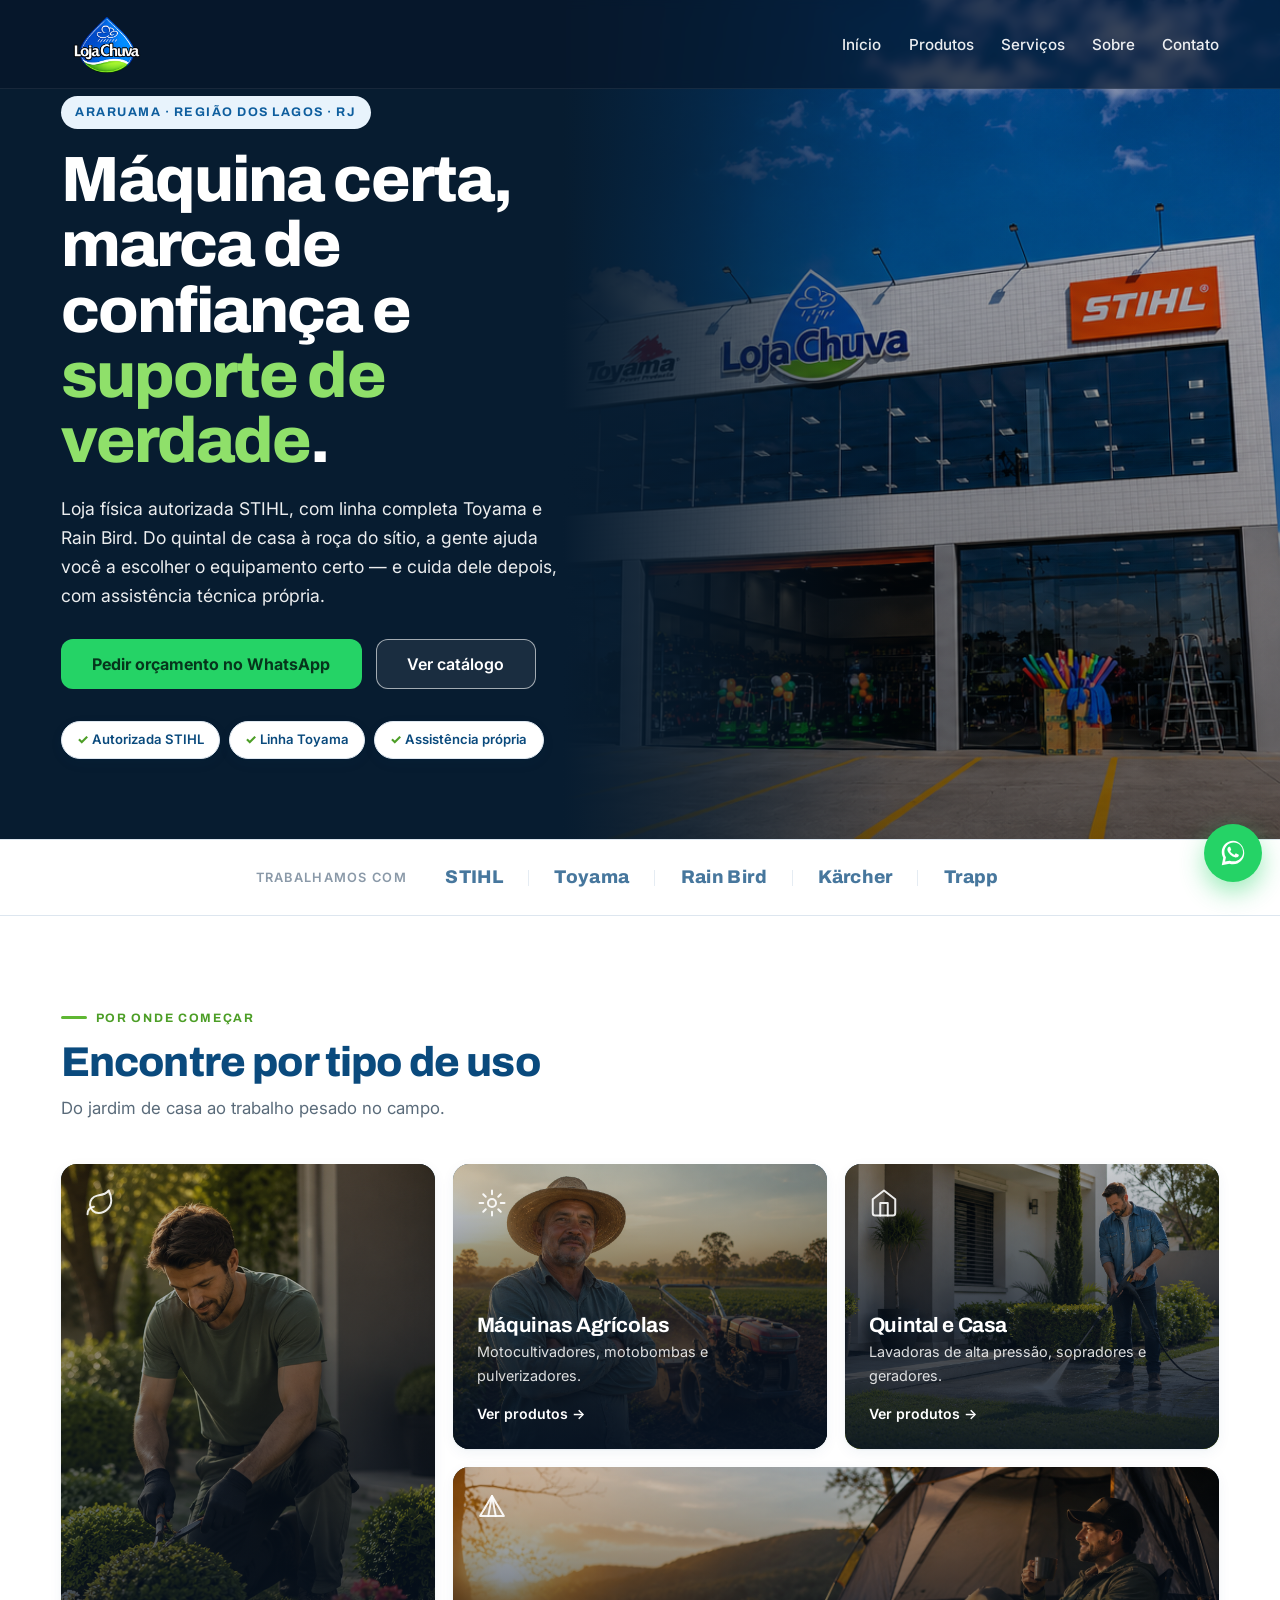
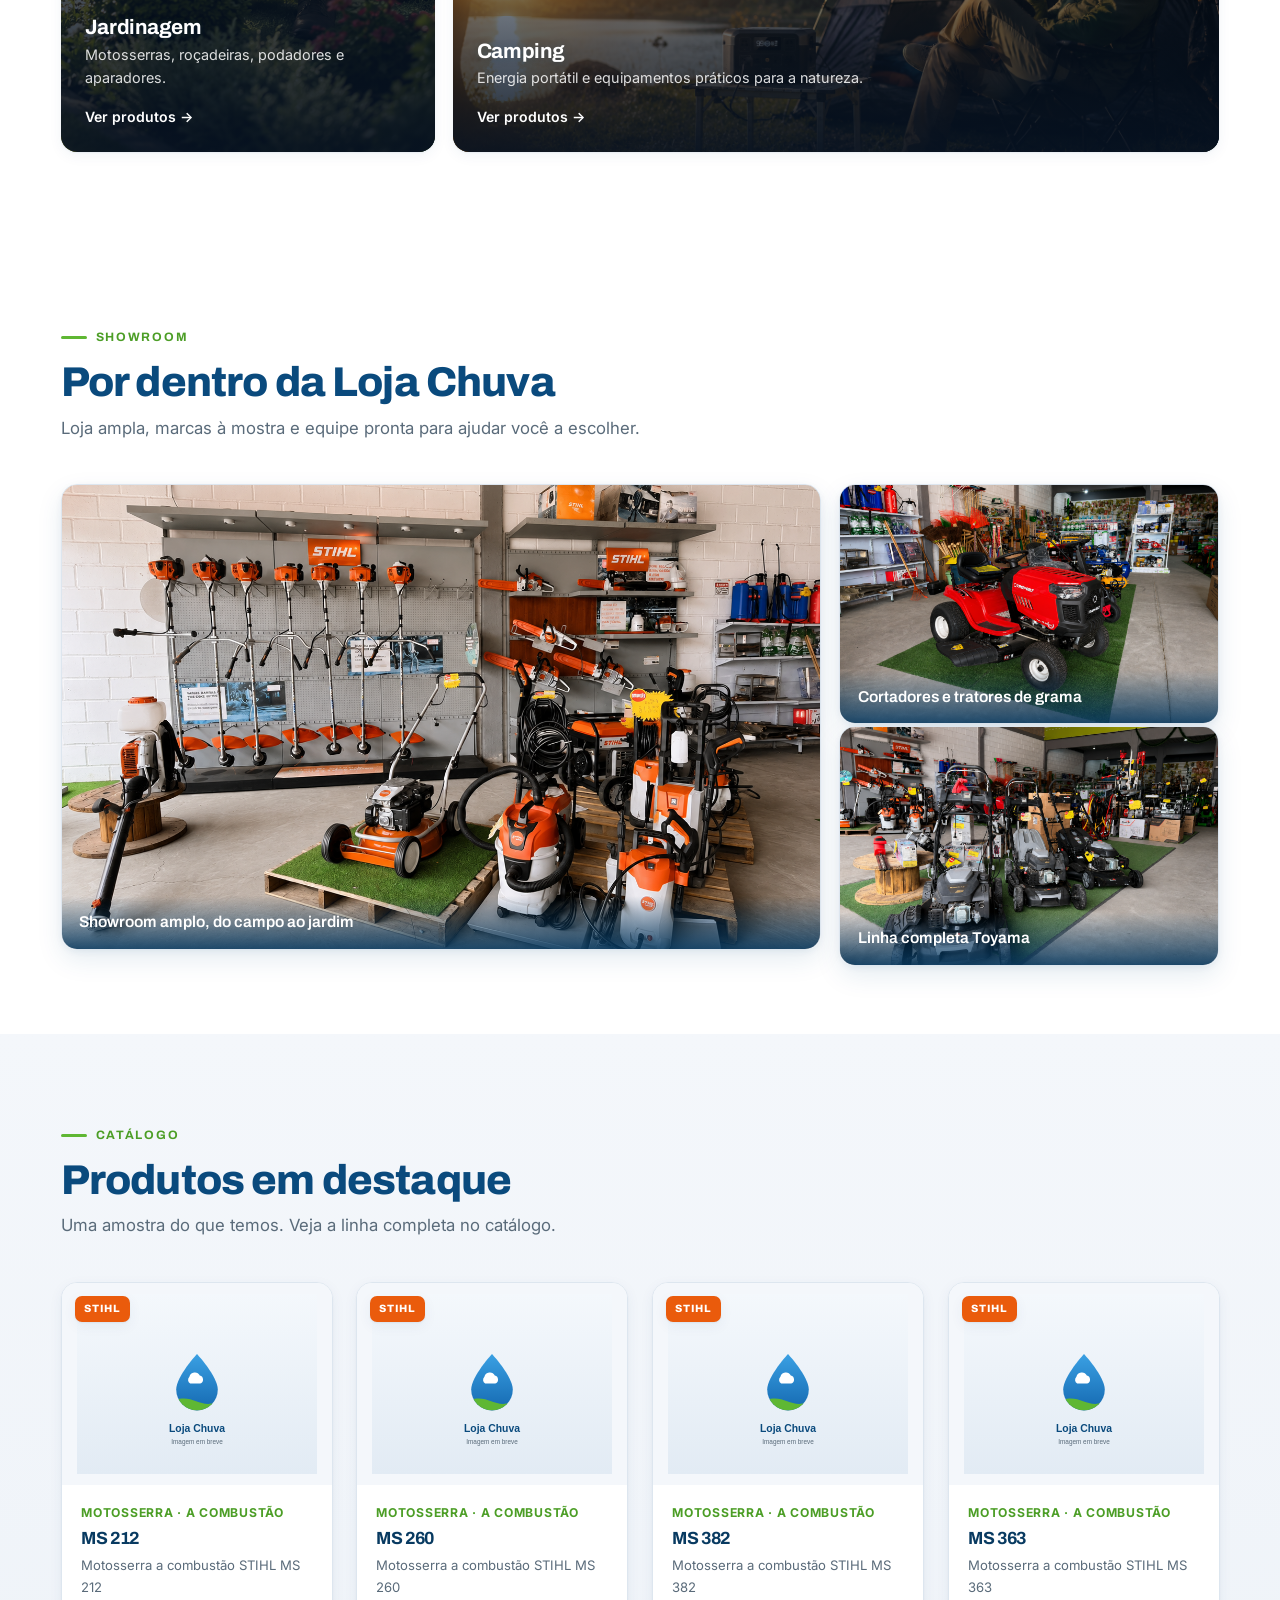
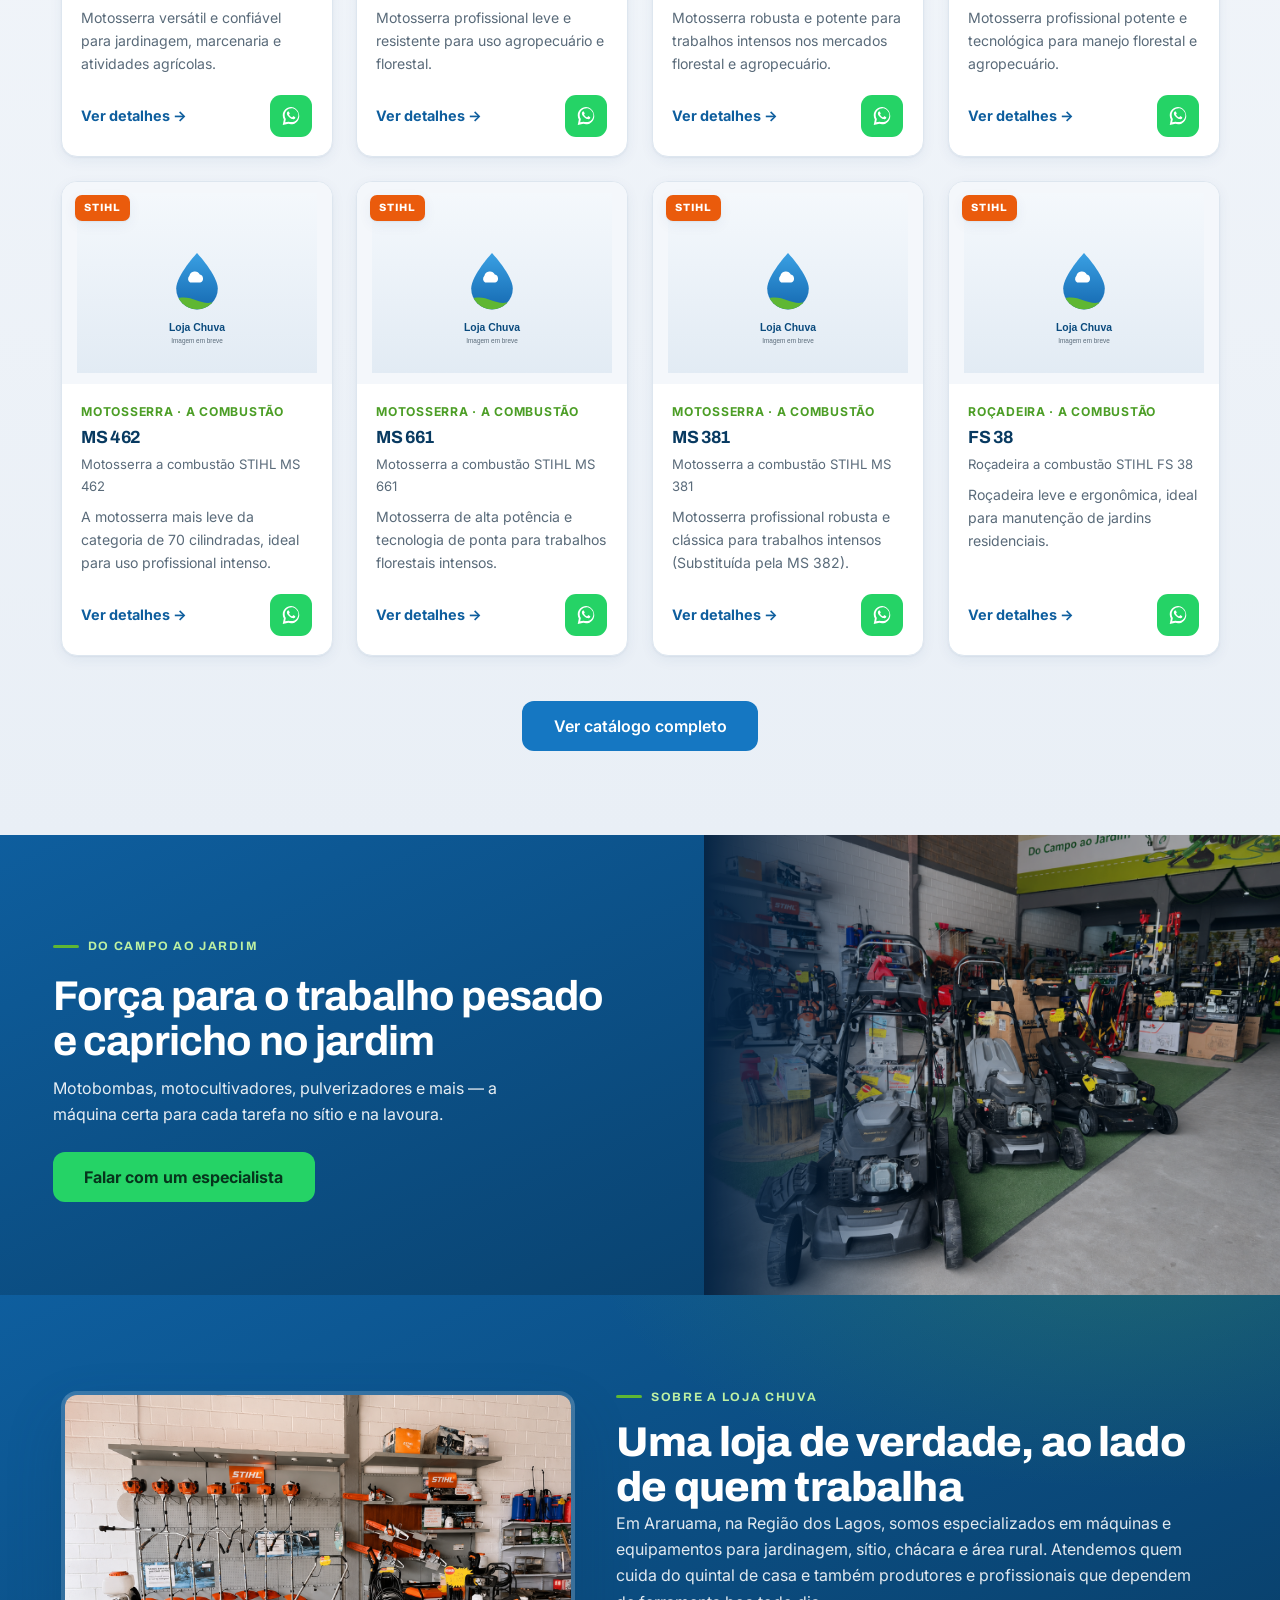
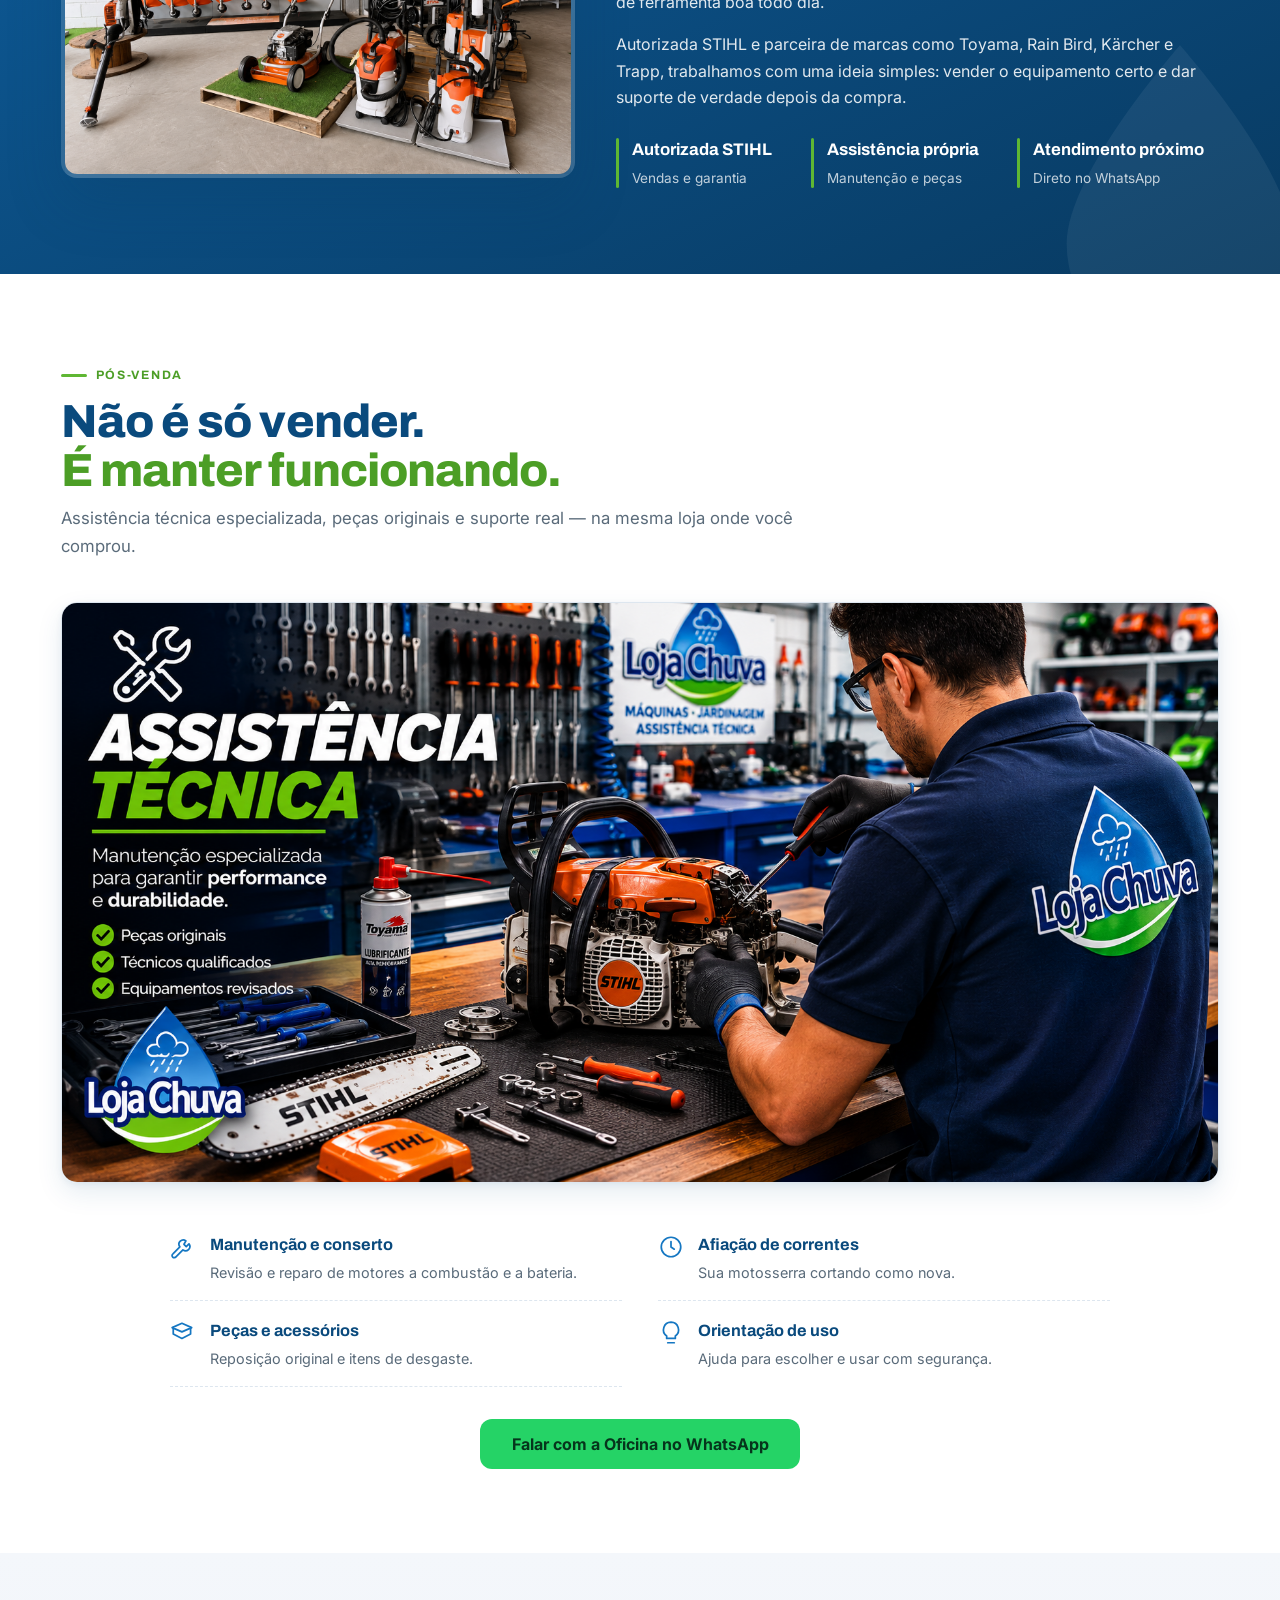
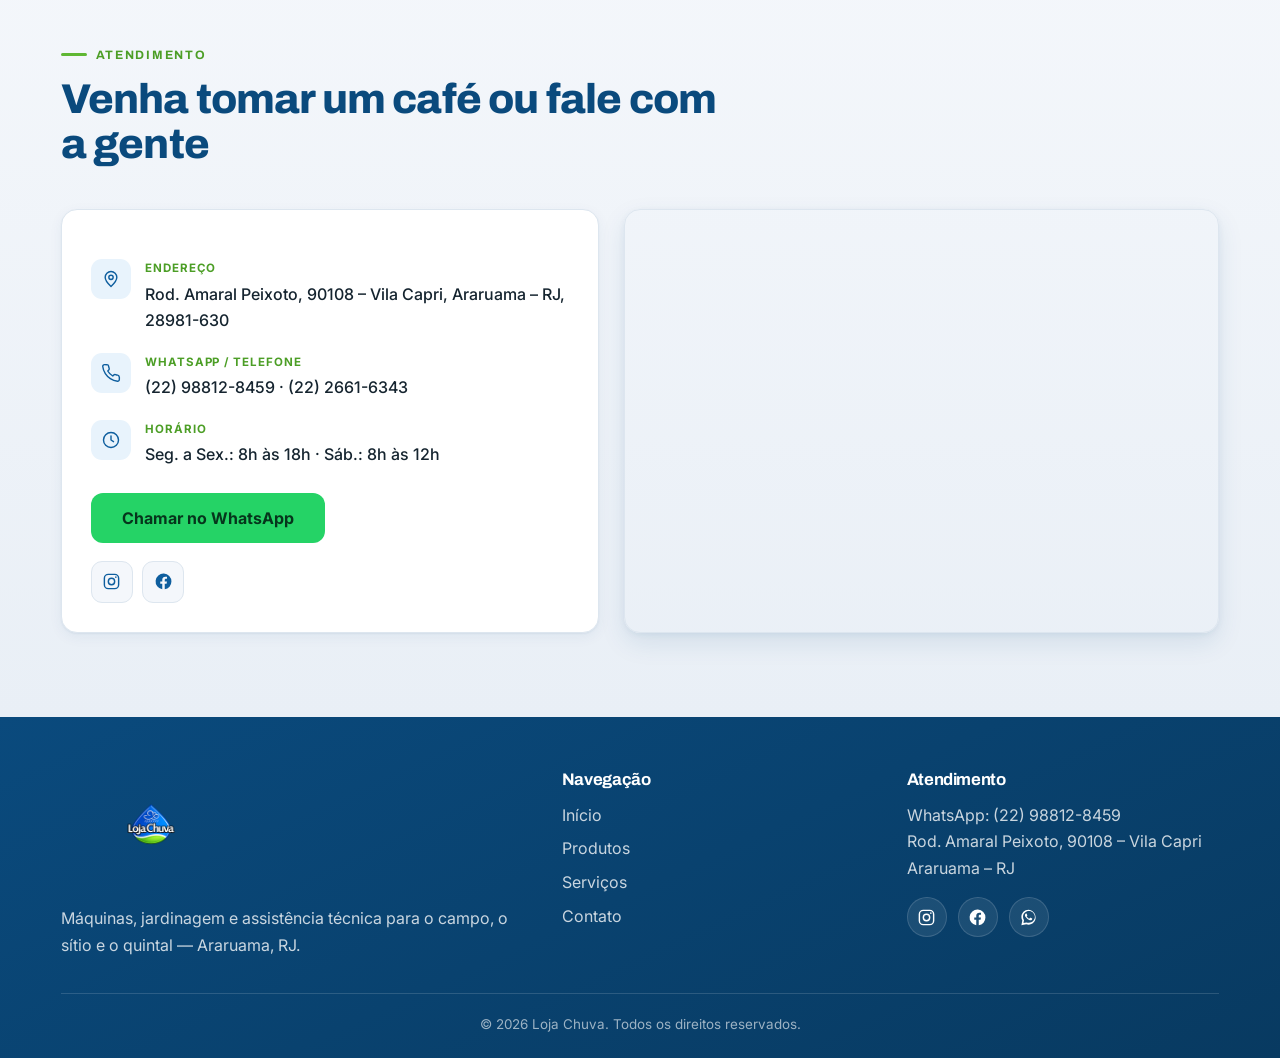
<file: index.html>
<!DOCTYPE html>
<html lang="pt-BR">
<head>
  <meta charset="UTF-8" />
  <meta name="viewport" content="width=device-width, initial-scale=1.0" />
  <title>Loja Chuva | Máquinas STIHL, Toyama e jardinagem em Araruama-RJ</title>
  <meta name="description" content="Loja Chuva, em Araruama-RJ: autorizada STIHL, linha Toyama, Rain Bird e mais. Motosserras, roçadeiras, geradores, lavadoras e assistência técnica para o campo, o sítio e o quintal." />

  <!-- Google Fonts: Archivo (titulos) + Inter (corpo) -->
  <link rel="preconnect" href="https://fonts.googleapis.com" />
  <link rel="preconnect" href="https://fonts.gstatic.com" crossorigin />
  <link href="https://fonts.googleapis.com/css2?family=Archivo:wght@600;700;800&family=Inter:wght@400;500;600;700&display=swap" rel="stylesheet" />

  <!-- TODO: salvar o logo oficial em assets/logo/logo-loja-chuva.png -->
  <link rel="icon" type="image/png" href="assets/logo/logo-loja-chuva.png" />
  <link rel="stylesheet" href="css/style.css" />
  <link rel="stylesheet" href="css/animations.css" />
</head>
<body>

  <!-- ===================== HEADER ===================== -->
  <header class="site-header">
    <div class="site-header__inner">
      <a class="site-header__logo" href="index.html" aria-label="Loja Chuva - página inicial">
        <img class="site-header__logo-img" src="assets/logo/logo-loja-chuva-horizontal.png" alt="Loja Chuva">
      </a>

      <button class="menu-toggle" data-menu-toggle aria-label="Abrir menu" aria-expanded="false">☰</button>

      <nav class="main-nav" data-nav>
        <ul>
          <li><a href="index.html">Início</a></li>
          <li><a href="catalogo.html">Produtos</a></li>
          <li><a href="#servicos">Serviços</a></li>
          <li><a href="#sobre">Sobre</a></li>
          <li><a href="#contato">Contato</a></li>
        </ul>
      </nav>

      <a class="btn btn--whatsapp site-header__cta" data-whatsapp-generic href="#" target="_blank" rel="noopener">Fale conosco</a>
    </div>
  </header>

  <main>

    <!-- ===================== HERO (imagem de fundo: sacada da loja) ===================== -->
    <section class="hero">
      <img class="hero__bg" src="assets/loja/sacada.png" alt="Fachada da Loja Chuva em Araruama" />
      <span class="hero__overlay" aria-hidden="true"></span>
      <div class="container hero__inner">
        <div class="hero__content">
          <span class="hero__eyebrow">Araruama · Região dos Lagos · RJ</span>
          <h1 class="hero__title">Máquina certa, marca de confiança e <span>suporte de verdade</span>.</h1>
          <p class="hero__text">
            Loja física autorizada STIHL, com linha completa Toyama e Rain Bird. Do quintal de casa
            à roça do sítio, a gente ajuda você a escolher o equipamento certo — e cuida dele depois,
            com assistência técnica própria.
          </p>
          <div class="hero__actions">
            <a class="btn btn--whatsapp btn--lg" data-whatsapp-generic href="#" target="_blank" rel="noopener">Pedir orçamento no WhatsApp</a>
            <a class="btn btn--outline-light btn--lg" href="catalogo.html">Ver catálogo</a>
          </div>
          <ul class="hero__badges">
            <li>Autorizada STIHL</li>
            <li>Linha Toyama</li>
            <li>Assistência própria</li>
          </ul>
        </div>
      </div>
    </section>

    <!-- ===================== FAIXA DE MARCAS ===================== -->
    <section class="brands">
      <div class="container brands__inner">
        <span class="brands__label">Trabalhamos com</span>
        <div class="brands__list">
          <span class="brands__item">STIHL</span>
          <span class="brands__item">Toyama</span>
          <span class="brands__item">Rain Bird</span>
          <span class="brands__item">Kärcher</span>
          <span class="brands__item">Trapp</span>
        </div>
      </div>
    </section>

    <!-- ===================== CATEGORIAS (bento) ===================== -->
    <section class="page-section" id="categorias">
      <div class="container">
        <header class="section-head">
          <span class="eyebrow">Por onde começar</span>
          <h2 class="page-title">Encontre por tipo de uso</h2>
          <p class="section-head__sub">Do jardim de casa ao trabalho pesado no campo.</p>
        </header>

        <div class="bento">
          <!-- Card 1 — Jardinagem (alto à esquerda no desktop) -->
          <a class="bento-card" href="catalogo.html?uso=jardinagem">
            <img class="bento-card__img" src="assets/encontre por tipo de uso/jardim.png" alt="" aria-hidden="true" loading="lazy" />
            <svg viewBox="0 0 24 24" fill="none" stroke="currentColor" stroke-width="1.6" stroke-linecap="round" stroke-linejoin="round" aria-hidden="true"><path d="M11 20A7 7 0 0 1 9.8 6.1C15.5 5 17 4.48 19 2c1 2 2 4.18 2 8 0 5.5-4.78 10-10 10z"/><path d="M2 21c0-3 1.85-5.36 5.08-6"/></svg>
            <h3>Jardinagem</h3>
            <p>Motosserras, roçadeiras, podadores e aparadores.</p>
            <span class="bento-card__go">Ver produtos</span>
          </a>
          <!-- Card 2 — Máquinas Agrícolas -->
          <a class="bento-card" href="catalogo.html?uso=agricola">
            <img class="bento-card__img" src="assets/encontre por tipo de uso/maquinaagricolas.png" alt="" aria-hidden="true" loading="lazy" />
            <svg viewBox="0 0 24 24" fill="none" stroke="currentColor" stroke-width="1.6" stroke-linecap="round" stroke-linejoin="round" aria-hidden="true"><circle cx="12" cy="12" r="3.2"/><path d="M12 2v3M12 19v3M2 12h3M19 12h3M5 5l2 2M17 17l2 2M19 5l-2 2M7 17l-2 2"/></svg>
            <h3>Máquinas Agrícolas</h3>
            <p>Motocultivadores, motobombas e pulverizadores.</p>
            <span class="bento-card__go">Ver produtos</span>
          </a>
          <!-- Card 3 — Quintal e Casa -->
          <a class="bento-card" href="catalogo.html?uso=quintal">
            <img class="bento-card__img" src="assets/encontre por tipo de uso/quintalecasa.png" alt="" aria-hidden="true" loading="lazy" />
            <svg viewBox="0 0 24 24" fill="none" stroke="currentColor" stroke-width="1.6" stroke-linecap="round" stroke-linejoin="round" aria-hidden="true"><path d="M3 9l9-7 9 7v11a2 2 0 0 1-2 2H5a2 2 0 0 1-2-2z"/><polyline points="9 22 9 12 15 12 15 22"/></svg>
            <h3>Quintal e Casa</h3>
            <p>Lavadoras de alta pressão, sopradores e geradores.</p>
            <span class="bento-card__go">Ver produtos</span>
          </a>
          <!-- Card 4 — Camping (largo à direita no desktop) -->
          <a class="bento-card" href="catalogo.html?uso=camping">
            <img class="bento-card__img" src="assets/encontre por tipo de uso/campig.png" alt="" aria-hidden="true" loading="lazy" />
            <svg viewBox="0 0 24 24" fill="none" stroke="currentColor" stroke-width="1.6" stroke-linecap="round" stroke-linejoin="round" aria-hidden="true"><path d="M12 4 2.5 20h19z"/><path d="M12 4 9 20"/><path d="M12 4l3 16"/></svg>
            <h3>Camping</h3>
            <p>Energia portátil e equipamentos práticos para a natureza.</p>
            <span class="bento-card__go">Ver produtos</span>
          </a>
        </div>
      </div>
    </section>

    <!-- ===================== GALERIA / SHOWROOM ===================== -->
    <section class="page-section" id="loja">
      <div class="container">
        <header class="section-head">
          <span class="eyebrow">Showroom</span>
          <h2 class="page-title">Por dentro da Loja Chuva</h2>
          <p class="section-head__sub">Loja ampla, marcas à mostra e equipe pronta para ajudar você a escolher.</p>
        </header>
        <div class="gallery">
          <figure class="gallery__item gallery__item--lg media-ph">
            <!-- Foto do showroom: usando loja-stihl.jpg (troque por loja-showroom.jpg quando tiver a foto) -->
            <img src="assets/loja/loja-stihl.jpg" alt="Showroom amplo da Loja Chuva" loading="lazy" onerror="this.classList.add('is-broken')" />
            <figcaption>Showroom amplo, do campo ao jardim</figcaption>
          </figure>
          <figure class="gallery__item media-ph">
            <!-- TODO: salvar a foto do trator/cortador em assets/loja/loja-trator.jpg -->
            <img src="assets/loja/loja-trator.jpg" alt="Tratores e cortadores de grama na Loja Chuva" loading="lazy" onerror="this.classList.add('is-broken')" />
            <figcaption>Cortadores e tratores de grama</figcaption>
          </figure>
          <figure class="gallery__item media-ph">
            <!-- TODO: salvar a linha Toyama (pátio) em assets/loja/linha-toyama.jpg -->
            <img src="assets/loja/linha-toyama.jpg" alt="Linha completa Toyama na Loja Chuva" loading="lazy" onerror="this.classList.add('is-broken')" />
            <figcaption>Linha completa Toyama</figcaption>
          </figure>
        </div>
      </div>
    </section>

    <!-- ===================== DESTAQUES ===================== -->
    <section class="page-section page-section--tint" id="destaques">
      <div class="container">
        <header class="section-head">
          <span class="eyebrow">Catálogo</span>
          <h2 class="page-title">Produtos em destaque</h2>
          <p class="section-head__sub">Uma amostra do que temos. Veja a linha completa no catálogo.</p>
        </header>
        <div class="product-grid" data-featured-grid>
          <!-- Cards renderizados via main.js (data/products.json) -->
        </div>
        <div class="section-foot">
          <a class="btn btn--primary btn--lg" href="catalogo.html">Ver catálogo completo</a>
        </div>
      </div>
    </section>

    <!-- ===================== FAIXA "DO CAMPO AO JARDIM" ===================== -->
    <section class="cover-band">
      <div class="cover-band__split">
        <div class="cover-band__split-left container">
          <span class="eyebrow eyebrow--light">Do campo ao jardim</span>
          <h2 class="cover-band__title">Força para o trabalho pesado e capricho no jardim</h2>
          <p class="cover-band__text">Motobombas, motocultivadores, pulverizadores e mais — a máquina certa para cada tarefa no sítio e na lavoura.</p>
          <a class="btn btn--whatsapp btn--lg" data-whatsapp-generic href="#" target="_blank" rel="noopener">Falar com um especialista</a>
        </div>
        <div class="cover-band__split-right" aria-hidden="true">
          <img src="assets/loja/linha-toyama.jpg" alt="" loading="lazy" />
        </div>
      </div>
    </section>

    <!-- ===================== SOBRE (bloco azul) ===================== -->
    <section class="page-section page-section--dark" id="sobre">
      <div class="container about">
        <div class="about__photo media-ph media-ph--dark">
          <!-- TODO: salvar a foto 4 (parede STIHL) em assets/loja/loja-stihl.jpg -->
          <img src="assets/loja/loja-stihl.jpg" alt="Parede de equipamentos STIHL na Loja Chuva" onerror="this.classList.add('is-broken')" />
        </div>
        <div class="about__text">
          <span class="eyebrow eyebrow--light">Sobre a Loja Chuva</span>
          <h2 class="page-title page-title--light">Uma loja de verdade, ao lado de quem trabalha</h2>
          <p>
            Em Araruama, na Região dos Lagos, somos especializados em máquinas e equipamentos para
            jardinagem, sítio, chácara e área rural. Atendemos quem cuida do quintal de casa e também
            produtores e profissionais que dependem de ferramenta boa todo dia.
          </p>
          <p>
            Autorizada STIHL e parceira de marcas como Toyama, Rain Bird, Kärcher e Trapp, trabalhamos
            com uma ideia simples: vender o equipamento certo e dar suporte de verdade depois da compra.
          </p>
          <div class="about__stats">
            <div class="about__stat"><strong>Autorizada STIHL</strong><span>Vendas e garantia</span></div>
            <div class="about__stat"><strong>Assistência própria</strong><span>Manutenção e peças</span></div>
            <div class="about__stat"><strong>Atendimento próximo</strong><span>Direto no WhatsApp</span></div>
          </div>
        </div>
      </div>
    </section>

    <!-- ===================== SERVICOS ===================== -->
    <section class="page-section" id="servicos">
      <div class="container">
        <header class="section-head">
          <span class="eyebrow">Pós-venda</span>
          <h2 class="page-title">Não é só vender.<br><em>É manter funcionando.</em></h2>
          <p class="section-head__sub">Assistência técnica especializada, peças originais e suporte real — na mesma loja onde você comprou.</p>
        </header>
        <!-- Banner de assistência técnica -->
        <div class="service-banner">
          <!-- TODO: salvar o banner de assistência em assets/loja/assistencia.jpg -->
          <img src="assets/loja/assistencia.jpg" alt="Assistência técnica da Loja Chuva: manutenção especializada" loading="lazy" onerror="this.classList.add('is-broken')" />
        </div>

        <ul class="services__list services__list--grid">
          <li>
            <svg viewBox="0 0 24 24" fill="none" stroke="currentColor" stroke-width="1.6" stroke-linecap="round" stroke-linejoin="round" aria-hidden="true"><path d="M14.7 6.3a4 4 0 0 0-5.6 5.6l-6.4 6.4a2 2 0 1 0 2.8 2.8l6.4-6.4a4 4 0 0 0 5.6-5.6l-2.5 2.5-2.1-2.1z"/></svg>
            <div><strong>Manutenção e conserto</strong><span>Revisão e reparo de motores a combustão e a bateria.</span></div>
          </li>
          <li>
            <svg viewBox="0 0 24 24" fill="none" stroke="currentColor" stroke-width="1.6" stroke-linecap="round" stroke-linejoin="round" aria-hidden="true"><circle cx="12" cy="12" r="9"/><path d="M12 7v5l3 2"/></svg>
            <div><strong>Afiação de correntes</strong><span>Sua motosserra cortando como nova.</span></div>
          </li>
          <li>
            <svg viewBox="0 0 24 24" fill="none" stroke="currentColor" stroke-width="1.6" stroke-linecap="round" stroke-linejoin="round" aria-hidden="true"><path d="M20 7l-9-4-9 4 9 4 9-4z"/><path d="M3 7v6l8 4 8-4V7"/></svg>
            <div><strong>Peças e acessórios</strong><span>Reposição original e itens de desgaste.</span></div>
          </li>
          <li>
            <svg viewBox="0 0 24 24" fill="none" stroke="currentColor" stroke-width="1.6" stroke-linecap="round" stroke-linejoin="round" aria-hidden="true"><path d="M12 2a7 7 0 0 0-4 12.7V17h8v-2.3A7 7 0 0 0 12 2z"/><path d="M9 21h6"/></svg>
            <div><strong>Orientação de uso</strong><span>Ajuda para escolher e usar com segurança.</span></div>
          </li>
        </ul>
        <div class="section-foot" style="margin-top:2rem;">
          <a class="btn btn--whatsapp btn--lg" href="https://wa.me/5522981316980?text=Olá!%20Preciso%20de%20assistência%20técnica%20na%20oficina%20da%20Loja%20Chuva." target="_blank" rel="noopener">
            Falar com a Oficina no WhatsApp
          </a>
        </div>
      </div>
    </section>

    <!-- ===================== CONTATO + MAPA ===================== -->
    <section class="page-section page-section--tint" id="contato">
      <div class="container">
        <header class="section-head">
          <span class="eyebrow">Atendimento</span>
          <h2 class="page-title">Venha tomar um café ou fale com a gente</h2>
        </header>
        <div class="contact">
          <div class="contact__card">
            <ul class="contact__list">
              <li>
                <span class="contact__ico"><svg viewBox="0 0 24 24" fill="none" stroke="currentColor" stroke-width="1.7" stroke-linecap="round" stroke-linejoin="round"><path d="M12 21s-7-6.3-7-11a7 7 0 0 1 14 0c0 4.7-7 11-7 11z"/><circle cx="12" cy="10" r="2.6"/></svg></span>
                <div><span class="contact__label">Endereço</span><a class="contact__val" href="https://maps.app.goo.gl/KYWwxNLTRpWjkYkF6" target="_blank" rel="noopener">Rod. Amaral Peixoto, 90108 – Vila Capri, Araruama – RJ, 28981-630</a></div>
              </li>
              <li>
                <span class="contact__ico"><svg viewBox="0 0 24 24" fill="none" stroke="currentColor" stroke-width="1.7" stroke-linecap="round" stroke-linejoin="round"><path d="M22 16.9v3a2 2 0 0 1-2.2 2 19.8 19.8 0 0 1-8.6-3.1 19.5 19.5 0 0 1-6-6A19.8 19.8 0 0 1 2.1 4.2 2 2 0 0 1 4.1 2h3a2 2 0 0 1 2 1.7c.1.9.4 1.8.7 2.6a2 2 0 0 1-.5 2.1L8.1 9.6a16 16 0 0 0 6 6l1.2-1.2a2 2 0 0 1 2.1-.5c.8.3 1.7.6 2.6.7a2 2 0 0 1 1.7 2z"/></svg></span>
                <div><span class="contact__label">WhatsApp / Telefone</span><span class="contact__val">(22) 98812-8459 · (22) 2661-6343</span></div>
              </li>
              <li>
                <span class="contact__ico"><svg viewBox="0 0 24 24" fill="none" stroke="currentColor" stroke-width="1.7" stroke-linecap="round" stroke-linejoin="round"><circle cx="12" cy="12" r="9"/><path d="M12 7v5l3 2"/></svg></span>
                <div><span class="contact__label">Horário</span><span class="contact__val">Seg. a Sex.: 8h às 18h · Sáb.: 8h às 12h <!-- TODO: confirmar horário real --></span></div>
              </li>
            </ul>
            <a class="btn btn--whatsapp btn--lg" data-whatsapp-generic href="#" target="_blank" rel="noopener">Chamar no WhatsApp</a>
            <div class="contact__social" style="margin-top:1.1rem;">
              <a href="https://www.instagram.com/lojachuvamaquinas/" target="_blank" rel="noopener" aria-label="Instagram da Loja Chuva"><svg viewBox="0 0 24 24" fill="none" stroke="currentColor" stroke-width="1.8" stroke-linecap="round" stroke-linejoin="round" aria-hidden="true"><rect x="3" y="3" width="18" height="18" rx="5"/><circle cx="12" cy="12" r="4"/><circle cx="17.5" cy="6.5" r="1" fill="currentColor" stroke="none"/></svg></a>
              <a href="https://www.facebook.com/LOJACHUVA/?locale=pt_BR" target="_blank" rel="noopener" aria-label="Facebook da Loja Chuva"><svg viewBox="0 0 24 24" fill="currentColor" aria-hidden="true"><path d="M22 12a10 10 0 1 0-11.56 9.88v-6.99H7.9V12h2.54V9.8c0-2.5 1.49-3.89 3.78-3.89 1.09 0 2.24.2 2.24.2v2.46h-1.26c-1.24 0-1.63.77-1.63 1.56V12h2.78l-.44 2.89h-2.34v6.99A10 10 0 0 0 22 12z"/></svg></a>
            </div>
          </div>

          <div class="contact__map">
            <iframe
              class="contact__map-frame"
              src="https://maps.google.com/maps?q=Rod.+Amaral+Peixoto+90108+Vila+Capri+Araruama+RJ&output=embed&z=15"
              width="100%" height="100%"
              style="border:0; display:block; width:100%; height:100%; min-height:340px;"
              allowfullscreen=""
              loading="lazy"
              referrerpolicy="no-referrer-when-downgrade"
              title="Localização da Loja Chuva no Google Maps"
            ></iframe>
          </div>
        </div>
      </div>
    </section>

  </main>

  <!-- ===================== FOOTER ===================== -->
  <footer class="site-footer">
    <div class="container">
      <div class="site-footer__grid">
        <div>
          <span class="site-footer__brand">
            <img class="site-footer__logo-img" src="assets/logo/logo-loja-chuva.png" alt="Loja Chuva" />
          </span>
          <p>Máquinas, jardinagem e assistência técnica para o campo, o sítio e o quintal — Araruama, RJ.</p>
        </div>
        <div>
          <h4>Navegação</h4>
          <ul>
            <li><a href="index.html">Início</a></li>
            <li><a href="catalogo.html">Produtos</a></li>
            <li><a href="#servicos">Serviços</a></li>
            <li><a href="#contato">Contato</a></li>
          </ul>
        </div>
        <div>
          <h4>Atendimento</h4>
          <p>WhatsApp: (22) 98812-8459</p>
          <p>Rod. Amaral Peixoto, 90108 – Vila Capri</p>
          <p>Araruama – RJ</p>
          <div class="site-footer__social">
            <a href="https://www.instagram.com/lojachuvamaquinas/" target="_blank" rel="noopener" aria-label="Instagram da Loja Chuva"><svg viewBox="0 0 24 24" fill="none" stroke="currentColor" stroke-width="1.8" stroke-linecap="round" stroke-linejoin="round" aria-hidden="true"><rect x="3" y="3" width="18" height="18" rx="5"/><circle cx="12" cy="12" r="4"/><circle cx="17.5" cy="6.5" r="1" fill="currentColor" stroke="none"/></svg></a>
            <a href="https://www.facebook.com/LOJACHUVA/?locale=pt_BR" target="_blank" rel="noopener" aria-label="Facebook da Loja Chuva"><svg viewBox="0 0 24 24" fill="currentColor" aria-hidden="true"><path d="M22 12a10 10 0 1 0-11.56 9.88v-6.99H7.9V12h2.54V9.8c0-2.5 1.49-3.89 3.78-3.89 1.09 0 2.24.2 2.24.2v2.46h-1.26c-1.24 0-1.63.77-1.63 1.56V12h2.78l-.44 2.89h-2.34v6.99A10 10 0 0 0 22 12z"/></svg></a>
            <a data-whatsapp-generic href="#" target="_blank" rel="noopener" aria-label="WhatsApp da Loja Chuva"><svg viewBox="0 0 32 32" fill="currentColor" aria-hidden="true"><path d="M16.04 3C9.4 3 4 8.4 4 15.04c0 2.12.55 4.18 1.6 6L4 29l8.16-1.55a12 12 0 0 0 3.88.64h.01C22.69 28.09 28 22.69 28 16.05 28 9.4 22.68 3 16.04 3zm0 21.9h-.01a10 10 0 0 1-3.4-.58l-.24-.1-4.84.92.92-4.72-.16-.25a9.94 9.94 0 0 1-1.52-5.3c0-5.5 4.48-9.98 9.99-9.98 2.67 0 5.18 1.04 7.06 2.93a9.9 9.9 0 0 1 2.93 7.06c0 5.5-4.48 9.98-9.99 9.98zm5.48-7.48c-.3-.15-1.77-.87-2.04-.97-.27-.1-.47-.15-.67.15-.2.3-.77.97-.95 1.17-.17.2-.35.22-.65.07-.3-.15-1.26-.46-2.4-1.48-.89-.79-1.49-1.77-1.66-2.07-.17-.3-.02-.46.13-.61.13-.13.3-.35.45-.52.15-.17.2-.3.3-.5.1-.2.05-.37-.02-.52-.08-.15-.67-1.62-.92-2.22-.24-.58-.49-.5-.67-.51l-.57-.01c-.2 0-.52.07-.8.37-.27.3-1.05 1.02-1.05 2.5 0 1.47 1.08 2.89 1.23 3.09.15.2 2.12 3.24 5.14 4.54.72.31 1.28.5 1.71.64.72.23 1.38.2 1.9.12.58-.09 1.77-.72 2.02-1.42.25-.7.25-1.3.17-1.42-.07-.13-.27-.2-.57-.35z"/></svg></a>
          </div>
        </div>
      </div>
      <div class="site-footer__bottom">&copy; <span data-current-year>2026</span> Loja Chuva. Todos os direitos reservados.</div>
    </div>
  </footer>

  <a class="whatsapp-float" data-whatsapp-float href="#" target="_blank" rel="noopener" aria-label="Falar no WhatsApp">
    <svg viewBox="0 0 32 32" fill="currentColor" aria-hidden="true"><path d="M16.04 3C9.4 3 4 8.4 4 15.04c0 2.12.55 4.18 1.6 6L4 29l8.16-1.55a12 12 0 0 0 3.88.64h.01C22.69 28.09 28 22.69 28 16.05 28 9.4 22.68 3 16.04 3zm0 21.9h-.01a10 10 0 0 1-3.4-.58l-.24-.1-4.84.92.92-4.72-.16-.25a9.94 9.94 0 0 1-1.52-5.3c0-5.5 4.48-9.98 9.99-9.98 2.67 0 5.18 1.04 7.06 2.93a9.9 9.9 0 0 1 2.93 7.06c0 5.5-4.48 9.98-9.99 9.98zm5.48-7.48c-.3-.15-1.77-.87-2.04-.97-.27-.1-.47-.15-.67.15-.2.3-.77.97-.95 1.17-.17.2-.35.22-.65.07-.3-.15-1.26-.46-2.4-1.48-.89-.79-1.49-1.77-1.66-2.07-.17-.3-.02-.46.13-.61.13-.13.3-.35.45-.52.15-.17.2-.3.3-.5.1-.2.05-.37-.02-.52-.08-.15-.67-1.62-.92-2.22-.24-.58-.49-.5-.67-.51l-.57-.01c-.2 0-.52.07-.8.37-.27.3-1.05 1.02-1.05 2.5 0 1.47 1.08 2.89 1.23 3.09.15.2 2.12 3.24 5.14 4.54.72.31 1.28.5 1.71.64.72.23 1.38.2 1.9.12.58-.09 1.77-.72 2.02-1.42.25-.7.25-1.3.17-1.42-.07-.13-.27-.2-.57-.35z"/></svg>
  </a>

  <!-- ===================== SCRIPTS ===================== -->
  <script src="js/data-loader.js"></script>
  <script src="js/main.js"></script>
</body>
</html>
</file>
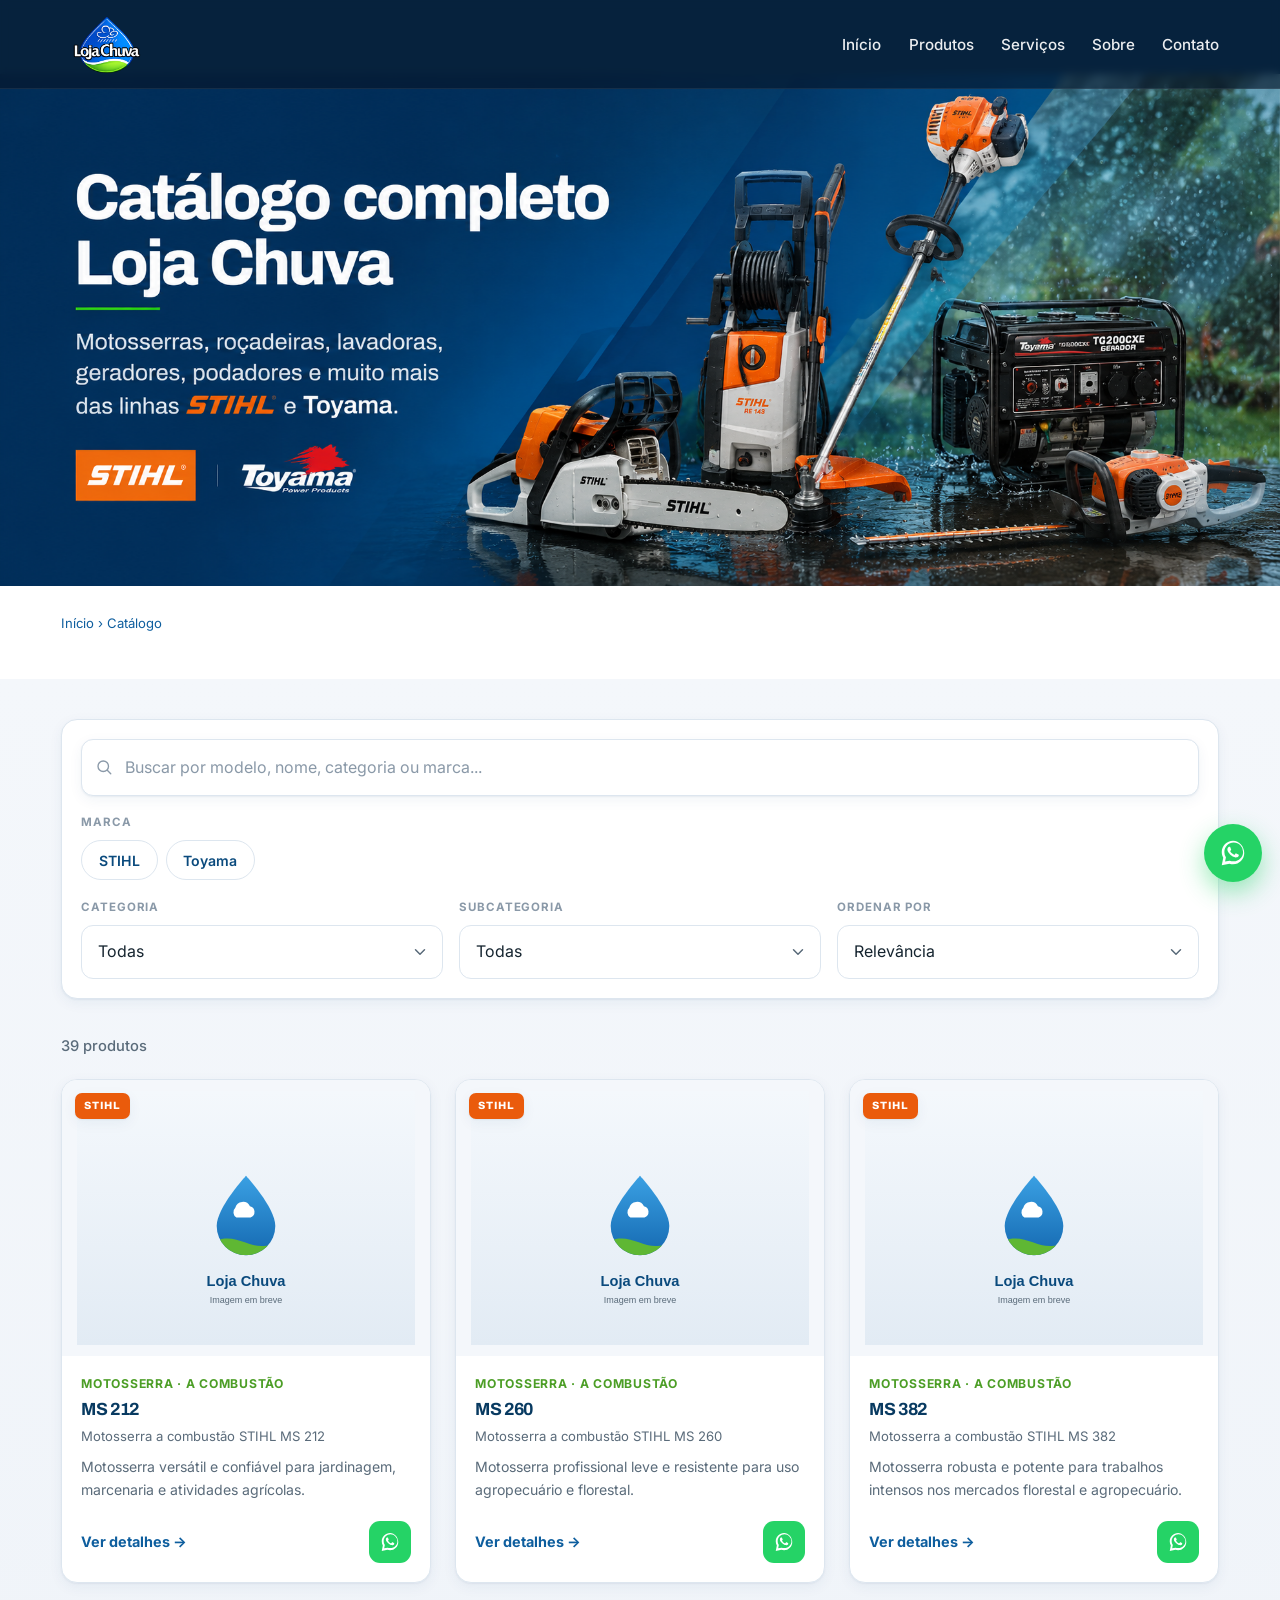
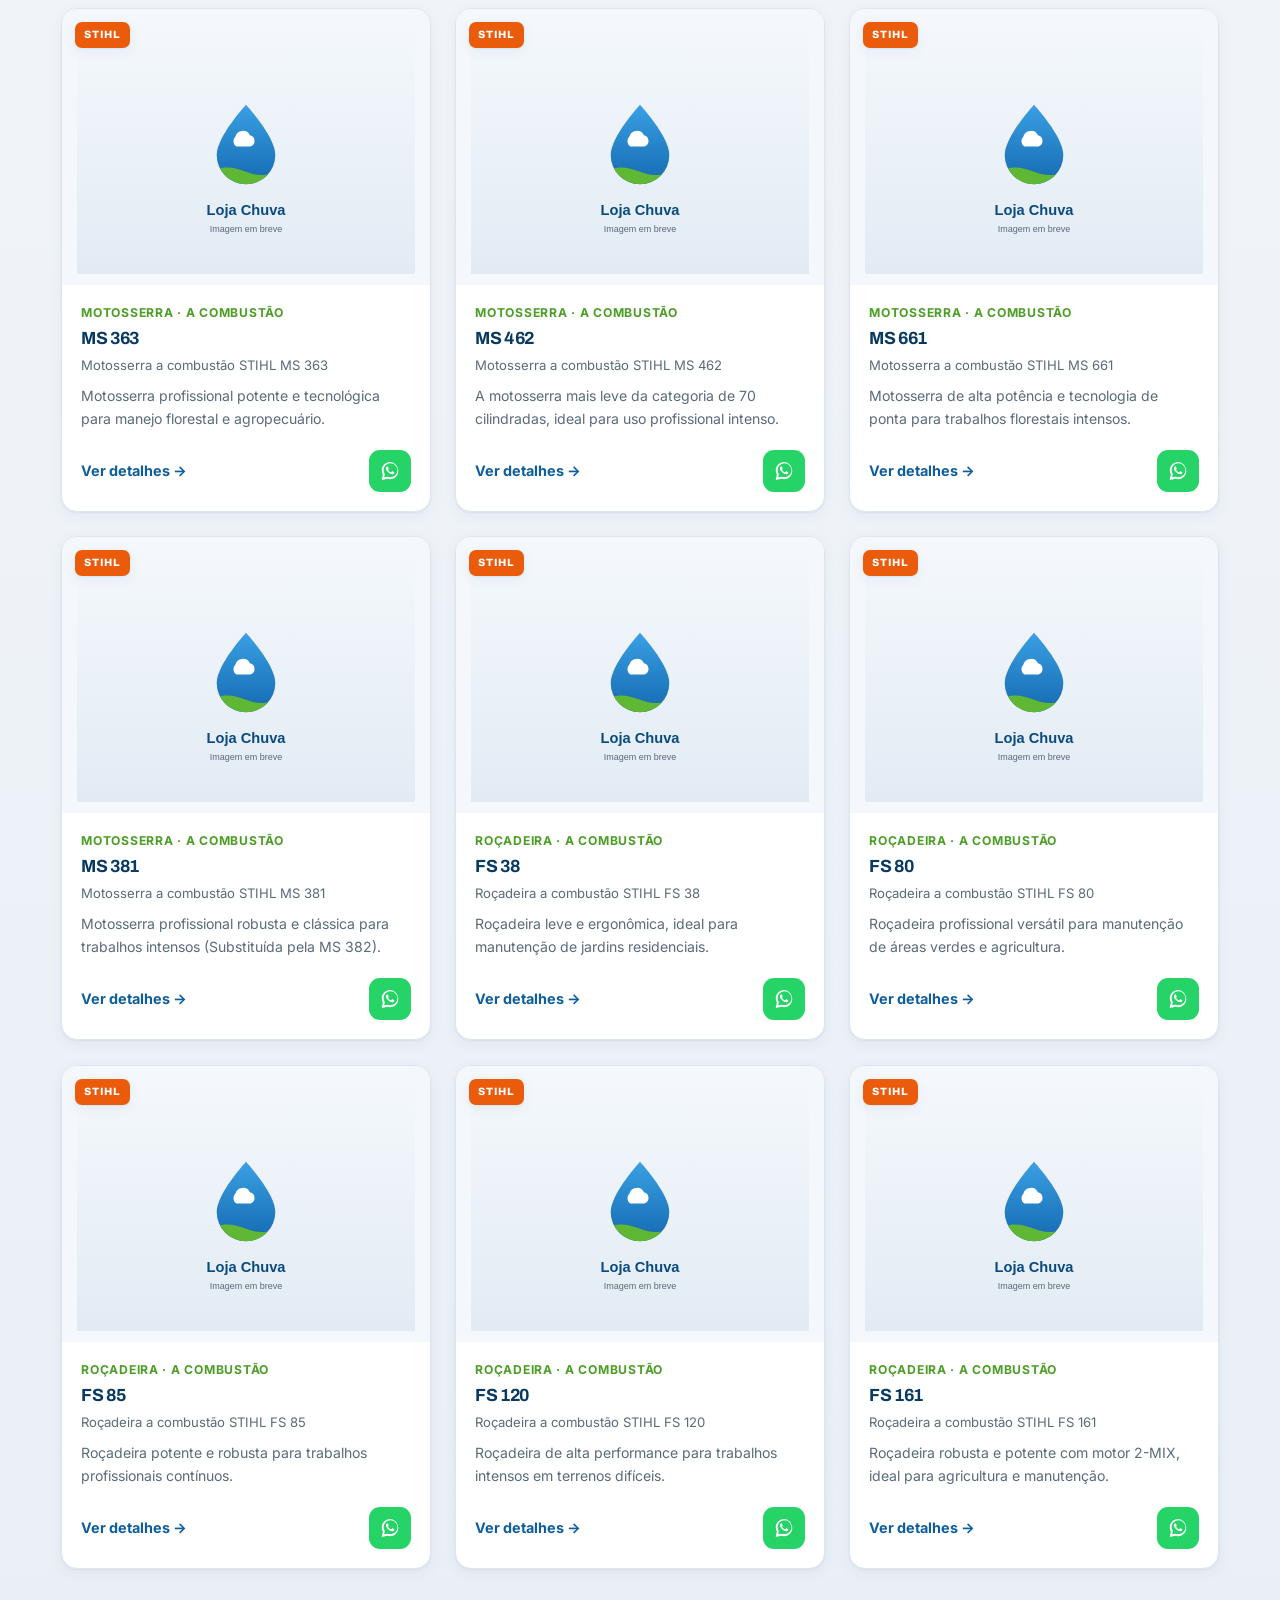
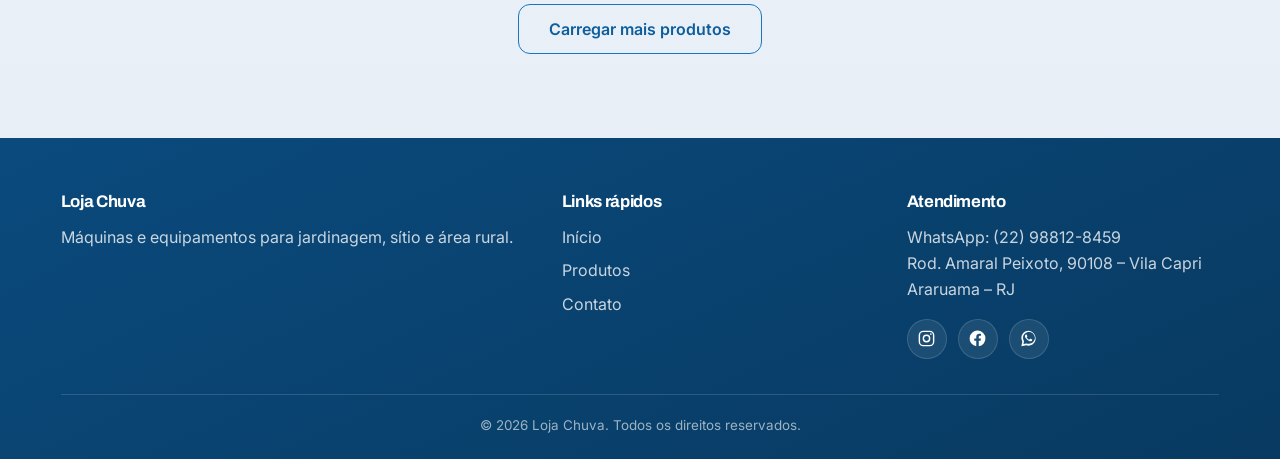
<file: catalogo.html>
<!DOCTYPE html>
<html lang="pt-BR">
<head>
  <meta charset="UTF-8" />
  <meta name="viewport" content="width=device-width, initial-scale=1.0" />
  <title>Catálogo | Loja Chuva</title>
  <meta name="description" content="Catálogo de máquinas STIHL e Toyama da Loja Chuva: motosserras, roçadeiras, geradores e muito mais." />

  <link rel="preconnect" href="https://fonts.googleapis.com" />
  <link rel="preconnect" href="https://fonts.gstatic.com" crossorigin />
  <link href="https://fonts.googleapis.com/css2?family=Archivo:wght@600;700;800&family=Inter:wght@400;500;600;700&display=swap" rel="stylesheet" />

  <link rel="icon" type="image/png" href="assets/logo/logo-loja-chuva.png" />
  <link rel="stylesheet" href="css/style.css" />
  <link rel="stylesheet" href="css/animations.css" />
</head>
<body>

  <!-- ===================== HEADER (comum) ===================== -->
  <header class="site-header">
    <div class="site-header__inner">
      <a class="site-header__logo" href="index.html" aria-label="Loja Chuva - página inicial">
        <img class="site-header__logo-img" src="assets/logo/logo-loja-chuva-horizontal.png" alt="Loja Chuva">
      </a>
      <button class="menu-toggle" data-menu-toggle aria-label="Abrir menu" aria-expanded="false">☰</button>
      <nav class="main-nav" data-nav>
        <ul>
          <li><a href="index.html">Início</a></li>
          <li><a href="catalogo.html">Produtos</a></li>
          <li><a href="index.html#servicos">Serviços</a></li>
          <li><a href="index.html#sobre">Sobre</a></li>
          <li><a href="index.html#contato">Contato</a></li>
        </ul>
      </nav>
    </div>
  </header>

  <!-- ===================== CONTEUDO ===================== -->
  <main>
    <!-- Hero do catalogo: banner full-width + barra de navegação -->
    <section class="catalog-hero catalog-hero--banner">
      <!-- Imagem banner: ocupa toda a largura logo abaixo do header -->
      <div class="catalog-hero__banner-wrap">
        <img
          class="catalog-hero__banner-img"
          src="assets/encontre por tipo de uso/Catálogo completo de ferramentas e equipamentos.png"
          alt="Catálogo completo Loja Chuva – STIHL e Toyama"
          loading="eager"
        />
      </div>
      <!-- Breadcrumb + filtro rápido de marcas (fundo branco full-width) -->
      <div class="catalog-hero__foot-bar">
        <div class="container catalog-hero__foot">
          <nav class="catalog-hero__crumb" aria-label="Você está em">
            <a href="index.html">Início</a> &rsaquo; <span>Catálogo</span>
          </nav>
          <div class="catalog-hero__brands" data-hero-brands aria-label="Marcas"></div>
        </div>
      </div>
    </section>

    <section class="page-section page-section--tint page-section--compact-top">
      <div class="container catalog">
        <!-- Botao de filtros (mobile) -->
        <button class="catalog-filter-toggle" data-filter-toggle type="button" aria-expanded="false">
          <svg viewBox="0 0 24 24" fill="none" stroke="currentColor" stroke-width="1.8" stroke-linecap="round" stroke-linejoin="round" aria-hidden="true"><path d="M4 6h16M7 12h10M10 18h4"/></svg>
          Filtrar e ordenar
        </button>

        <!-- Painel de filtros (colapsavel no mobile) -->
        <div class="catalog-panel" data-filters-panel>
          <div class="catalog-search">
            <svg viewBox="0 0 24 24" fill="none" stroke="currentColor" stroke-width="1.8" stroke-linecap="round" stroke-linejoin="round" aria-hidden="true"><circle cx="11" cy="11" r="7"/><path d="M21 21l-4.3-4.3"/></svg>
            <input type="search" data-search placeholder="Buscar por modelo, nome, categoria ou marca..." aria-label="Buscar produtos" />
          </div>

          <div class="catalog-filter">
            <span class="catalog-filter__label">Marca</span>
            <div class="catalog-pills" data-filter-brand role="group" aria-label="Filtrar por marca"></div>
          </div>

          <div class="catalog-filter catalog-filter--row">
            <label class="catalog-field">
              <span class="catalog-filter__label">Categoria</span>
              <select data-filter-category aria-label="Filtrar por categoria"><option value="">Todas</option></select>
            </label>
            <label class="catalog-field">
              <span class="catalog-filter__label">Subcategoria</span>
              <select data-filter-subcategory aria-label="Filtrar por subcategoria"><option value="">Todas</option></select>
            </label>
            <label class="catalog-field">
              <span class="catalog-filter__label">Ordenar por</span>
              <select data-sort aria-label="Ordenar produtos">
                <option value="relevancia">Relevância</option>
                <option value="nome">Nome (A–Z)</option>
                <option value="marca">Marca (STIHL → Toyama)</option>
                <option value="categoria">Categoria</option>
              </select>
            </label>
          </div>
        </div>

        <!-- Chips de filtros ativos -->
        <div class="catalog-active" data-active-filters></div>

        <!-- Contador -->
        <p class="catalog-count" data-count aria-live="polite"></p>

        <!-- Grade de produtos -->
        <div class="product-grid" data-grid aria-busy="true"></div>

        <!-- Carregar mais -->
        <div class="catalog-more" data-more hidden>
          <button class="btn btn--outline btn--lg" data-load-more type="button">Carregar mais produtos</button>
        </div>
      </div>
    </section>
  </main>

  <!-- ===================== FOOTER (comum) ===================== -->
  <footer class="site-footer">
    <div class="container">
      <div class="site-footer__grid">
        <div>
          <h4>Loja Chuva</h4>
          <p>Máquinas e equipamentos para jardinagem, sítio e área rural.</p>
        </div>
        <div>
          <h4>Links rápidos</h4>
          <ul>
            <li><a href="index.html">Início</a></li>
            <li><a href="catalogo.html">Produtos</a></li>
            <li><a href="index.html#contato">Contato</a></li>
          </ul>
        </div>
        <div>
          <h4>Atendimento</h4>
          <p>WhatsApp: (22) 98812-8459</p>
          <p>Rod. Amaral Peixoto, 90108 – Vila Capri</p>
          <p>Araruama – RJ</p>
          <div class="site-footer__social">
            <a href="https://www.instagram.com/lojachuvamaquinas/" target="_blank" rel="noopener" aria-label="Instagram da Loja Chuva">
              <svg viewBox="0 0 24 24" fill="none" stroke="currentColor" stroke-width="1.8" stroke-linecap="round" stroke-linejoin="round" aria-hidden="true"><rect x="3" y="3" width="18" height="18" rx="5"/><circle cx="12" cy="12" r="4"/><circle cx="17.5" cy="6.5" r="1" fill="currentColor" stroke="none"/></svg>
            </a>
            <a href="https://www.facebook.com/LOJACHUVA/?locale=pt_BR" target="_blank" rel="noopener" aria-label="Facebook da Loja Chuva">
              <svg viewBox="0 0 24 24" fill="currentColor" aria-hidden="true"><path d="M22 12a10 10 0 1 0-11.56 9.88v-6.99H7.9V12h2.54V9.8c0-2.5 1.49-3.89 3.78-3.89 1.09 0 2.24.2 2.24.2v2.46h-1.26c-1.24 0-1.63.77-1.63 1.56V12h2.78l-.44 2.89h-2.34v6.99A10 10 0 0 0 22 12z"/></svg>
            </a>
            <a data-whatsapp-generic href="#" target="_blank" rel="noopener" aria-label="WhatsApp da Loja Chuva">
              <svg viewBox="0 0 32 32" fill="currentColor" aria-hidden="true"><path d="M16.04 3C9.4 3 4 8.4 4 15.04c0 2.12.55 4.18 1.6 6L4 29l8.16-1.55a12 12 0 0 0 3.88.64h.01C22.69 28.09 28 22.69 28 16.05 28 9.4 22.68 3 16.04 3zm0 21.9h-.01a10 10 0 0 1-3.4-.58l-.24-.1-4.84.92.92-4.72-.16-.25a9.94 9.94 0 0 1-1.52-5.3c0-5.5 4.48-9.98 9.99-9.98 2.67 0 5.18 1.04 7.06 2.93a9.9 9.9 0 0 1 2.93 7.06c0 5.5-4.48 9.98-9.99 9.98zm5.48-7.48c-.3-.15-1.77-.87-2.04-.97-.27-.1-.47-.15-.67.15-.2.3-.77.97-.95 1.17-.17.2-.35.22-.65.07-.3-.15-1.26-.46-2.4-1.48-.89-.79-1.49-1.77-1.66-2.07-.17-.3-.02-.46.13-.61.13-.13.3-.35.45-.52.15-.17.2-.3.3-.5.1-.2.05-.37-.02-.52-.08-.15-.67-1.62-.92-2.22-.24-.58-.49-.5-.67-.51l-.57-.01c-.2 0-.52.07-.8.37-.27.3-1.05 1.02-1.05 2.5 0 1.47 1.08 2.89 1.23 3.09.15.2 2.12 3.24 5.14 4.54.72.31 1.28.5 1.71.64.72.23 1.38.2 1.9.12.58-.09 1.77-.72 2.02-1.42.25-.7.25-1.3.17-1.42-.07-.13-.27-.2-.57-.35z"/></svg>
            </a>
          </div>
        </div>
      </div>
      <div class="site-footer__bottom">
        &copy; <span data-current-year>2026</span> Loja Chuva. Todos os direitos reservados.
      </div>
    </div>
  </footer>

  <a class="whatsapp-float" data-whatsapp-float href="#" target="_blank" rel="noopener" aria-label="Falar no WhatsApp">
    <svg viewBox="0 0 32 32" fill="currentColor" aria-hidden="true"><path d="M16.04 3C9.4 3 4 8.4 4 15.04c0 2.12.55 4.18 1.6 6L4 29l8.16-1.55a12 12 0 0 0 3.88.64h.01C22.69 28.09 28 22.69 28 16.05 28 9.4 22.68 3 16.04 3zm0 21.9h-.01a10 10 0 0 1-3.4-.58l-.24-.1-4.84.92.92-4.72-.16-.25a9.94 9.94 0 0 1-1.52-5.3c0-5.5 4.48-9.98 9.99-9.98 2.67 0 5.18 1.04 7.06 2.93a9.9 9.9 0 0 1 2.93 7.06c0 5.5-4.48 9.98-9.99 9.98zm5.48-7.48c-.3-.15-1.77-.87-2.04-.97-.27-.1-.47-.15-.67.15-.2.3-.77.97-.95 1.17-.17.2-.35.22-.65.07-.3-.15-1.26-.46-2.4-1.48-.89-.79-1.49-1.77-1.66-2.07-.17-.3-.02-.46.13-.61.13-.13.3-.35.45-.52.15-.17.2-.3.3-.5.1-.2.05-.37-.02-.52-.08-.15-.67-1.62-.92-2.22-.24-.58-.49-.5-.67-.51l-.57-.01c-.2 0-.52.07-.8.37-.27.3-1.05 1.02-1.05 2.5 0 1.47 1.08 2.89 1.23 3.09.15.2 2.12 3.24 5.14 4.54.72.31 1.28.5 1.71.64.72.23 1.38.2 1.9.12.58-.09 1.77-.72 2.02-1.42.25-.7.25-1.3.17-1.42-.07-.13-.27-.2-.57-.35z"/></svg>
  </a>

  <!-- ===================== SCRIPTS ===================== -->
  <!-- Ordem importa: data-loader.js -> main.js -> catalogo.js -->
  <script src="js/data-loader.js"></script>
  <script src="js/main.js"></script>
  <script src="js/catalogo.js"></script>
</body>
</html>
</file>
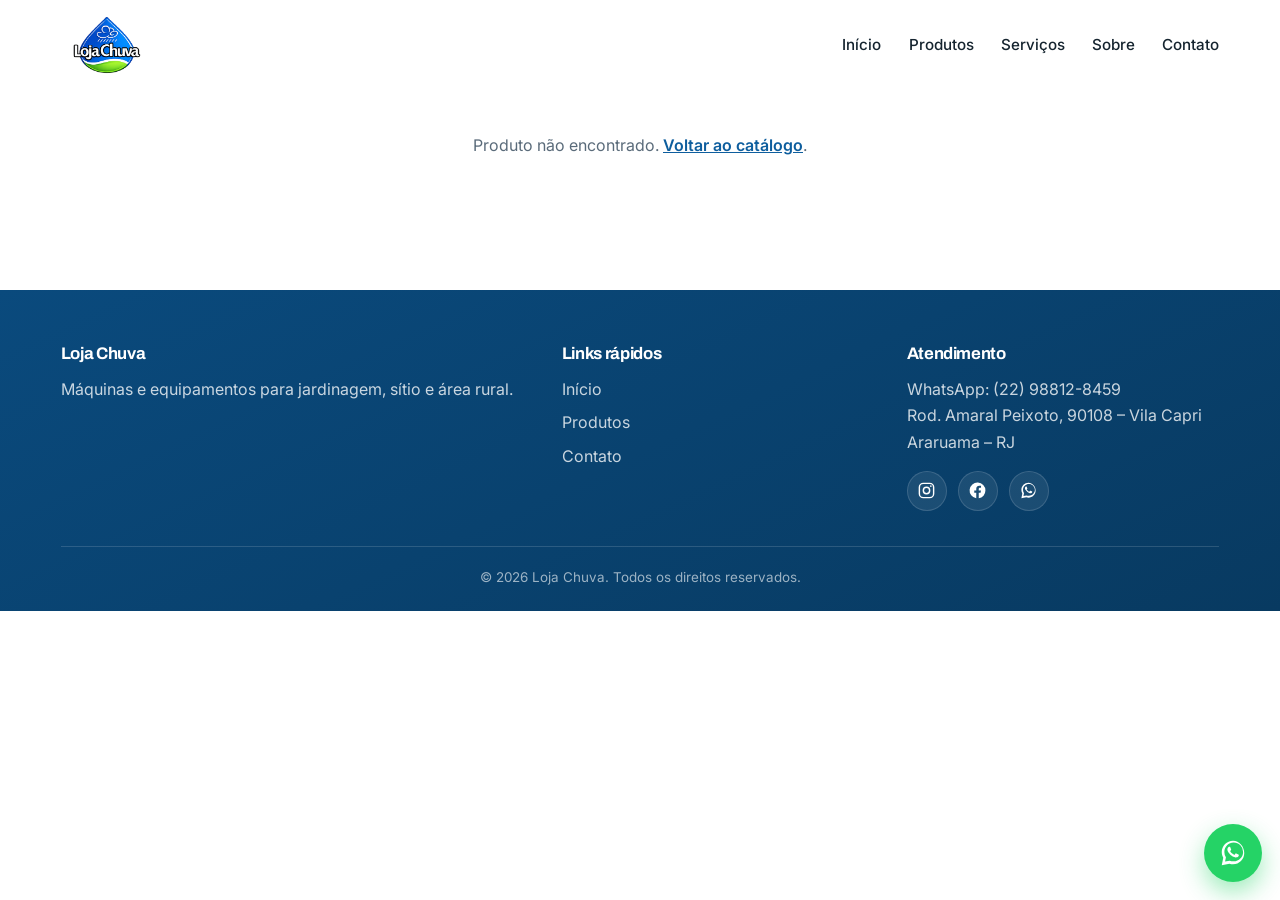
<file: produto.html>
<!DOCTYPE html>
<html lang="pt-BR">
<head>
  <meta charset="UTF-8" />
  <meta name="viewport" content="width=device-width, initial-scale=1.0" />
  <title>Produto | Loja Chuva</title>
  <meta name="description" content="Detalhes do produto na Loja Chuva." />

  <link rel="preconnect" href="https://fonts.googleapis.com" />
  <link rel="preconnect" href="https://fonts.gstatic.com" crossorigin />
  <link href="https://fonts.googleapis.com/css2?family=Archivo:wght@600;700;800&family=Inter:wght@400;500;600;700&display=swap" rel="stylesheet" />

  <link rel="icon" type="image/png" href="assets/logo/logo-loja-chuva.png" />
  <link rel="stylesheet" href="css/style.css" />
  <link rel="stylesheet" href="css/animations.css" />
</head>
<body>

  <!-- ===================== HEADER (comum) ===================== -->
  <header class="site-header">
    <div class="site-header__inner">
      <a class="site-header__logo" href="index.html" aria-label="Loja Chuva - página inicial">
        <img class="site-header__logo-img" src="assets/logo/logo-loja-chuva-horizontal.png" alt="Loja Chuva">
      </a>
      <button class="menu-toggle" data-menu-toggle aria-label="Abrir menu" aria-expanded="false">☰</button>
      <nav class="main-nav" data-nav>
        <ul>
          <li><a href="index.html">Início</a></li>
          <li><a href="catalogo.html">Produtos</a></li>
          <li><a href="index.html#servicos">Serviços</a></li>
          <li><a href="index.html#sobre">Sobre</a></li>
          <li><a href="index.html#contato">Contato</a></li>
        </ul>
      </nav>
    </div>
  </header>

  <!-- ===================== CONTEUDO ===================== -->
  <main>
    <section class="page-section">
      <div class="container">
        <!-- Conteudo renderizado via produto.js a partir do ?id= da URL -->
        <div data-product>
          <p class="empty-state">Carregando produto...</p>
        </div>
      </div>
    </section>
  </main>

  <!-- ===================== FOOTER (comum) ===================== -->
  <footer class="site-footer">
    <div class="container">
      <div class="site-footer__grid">
        <div>
          <h4>Loja Chuva</h4>
          <p>Máquinas e equipamentos para jardinagem, sítio e área rural.</p>
        </div>
        <div>
          <h4>Links rápidos</h4>
          <ul>
            <li><a href="index.html">Início</a></li>
            <li><a href="catalogo.html">Produtos</a></li>
            <li><a href="index.html#contato">Contato</a></li>
          </ul>
        </div>
        <div>
          <h4>Atendimento</h4>
          <p>WhatsApp: (22) 98812-8459</p>
          <p>Rod. Amaral Peixoto, 90108 – Vila Capri</p>
          <p>Araruama – RJ</p>
          <div class="site-footer__social">
            <a href="https://www.instagram.com/lojachuvamaquinas/" target="_blank" rel="noopener" aria-label="Instagram da Loja Chuva">
              <svg viewBox="0 0 24 24" fill="none" stroke="currentColor" stroke-width="1.8" stroke-linecap="round" stroke-linejoin="round" aria-hidden="true"><rect x="3" y="3" width="18" height="18" rx="5"/><circle cx="12" cy="12" r="4"/><circle cx="17.5" cy="6.5" r="1" fill="currentColor" stroke="none"/></svg>
            </a>
            <a href="https://www.facebook.com/LOJACHUVA/?locale=pt_BR" target="_blank" rel="noopener" aria-label="Facebook da Loja Chuva">
              <svg viewBox="0 0 24 24" fill="currentColor" aria-hidden="true"><path d="M22 12a10 10 0 1 0-11.56 9.88v-6.99H7.9V12h2.54V9.8c0-2.5 1.49-3.89 3.78-3.89 1.09 0 2.24.2 2.24.2v2.46h-1.26c-1.24 0-1.63.77-1.63 1.56V12h2.78l-.44 2.89h-2.34v6.99A10 10 0 0 0 22 12z"/></svg>
            </a>
            <a data-whatsapp-generic href="#" target="_blank" rel="noopener" aria-label="WhatsApp da Loja Chuva">
              <svg viewBox="0 0 32 32" fill="currentColor" aria-hidden="true"><path d="M16.04 3C9.4 3 4 8.4 4 15.04c0 2.12.55 4.18 1.6 6L4 29l8.16-1.55a12 12 0 0 0 3.88.64h.01C22.69 28.09 28 22.69 28 16.05 28 9.4 22.68 3 16.04 3zm0 21.9h-.01a10 10 0 0 1-3.4-.58l-.24-.1-4.84.92.92-4.72-.16-.25a9.94 9.94 0 0 1-1.52-5.3c0-5.5 4.48-9.98 9.99-9.98 2.67 0 5.18 1.04 7.06 2.93a9.9 9.9 0 0 1 2.93 7.06c0 5.5-4.48 9.98-9.99 9.98zm5.48-7.48c-.3-.15-1.77-.87-2.04-.97-.27-.1-.47-.15-.67.15-.2.3-.77.97-.95 1.17-.17.2-.35.22-.65.07-.3-.15-1.26-.46-2.4-1.48-.89-.79-1.49-1.77-1.66-2.07-.17-.3-.02-.46.13-.61.13-.13.3-.35.45-.52.15-.17.2-.3.3-.5.1-.2.05-.37-.02-.52-.08-.15-.67-1.62-.92-2.22-.24-.58-.49-.5-.67-.51l-.57-.01c-.2 0-.52.07-.8.37-.27.3-1.05 1.02-1.05 2.5 0 1.47 1.08 2.89 1.23 3.09.15.2 2.12 3.24 5.14 4.54.72.31 1.28.5 1.71.64.72.23 1.38.2 1.9.12.58-.09 1.77-.72 2.02-1.42.25-.7.25-1.3.17-1.42-.07-.13-.27-.2-.57-.35z"/></svg>
            </a>
          </div>
        </div>
      </div>
      <div class="site-footer__bottom">
        &copy; <span data-current-year>2026</span> Loja Chuva. Todos os direitos reservados.
      </div>
    </div>
  </footer>

  <a class="whatsapp-float" data-whatsapp-float href="#" target="_blank" rel="noopener" aria-label="Falar no WhatsApp">
    <svg viewBox="0 0 32 32" fill="currentColor" aria-hidden="true"><path d="M16.04 3C9.4 3 4 8.4 4 15.04c0 2.12.55 4.18 1.6 6L4 29l8.16-1.55a12 12 0 0 0 3.88.64h.01C22.69 28.09 28 22.69 28 16.05 28 9.4 22.68 3 16.04 3zm0 21.9h-.01a10 10 0 0 1-3.4-.58l-.24-.1-4.84.92.92-4.72-.16-.25a9.94 9.94 0 0 1-1.52-5.3c0-5.5 4.48-9.98 9.99-9.98 2.67 0 5.18 1.04 7.06 2.93a9.9 9.9 0 0 1 2.93 7.06c0 5.5-4.48 9.98-9.99 9.98zm5.48-7.48c-.3-.15-1.77-.87-2.04-.97-.27-.1-.47-.15-.67.15-.2.3-.77.97-.95 1.17-.17.2-.35.22-.65.07-.3-.15-1.26-.46-2.4-1.48-.89-.79-1.49-1.77-1.66-2.07-.17-.3-.02-.46.13-.61.13-.13.3-.35.45-.52.15-.17.2-.3.3-.5.1-.2.05-.37-.02-.52-.08-.15-.67-1.62-.92-2.22-.24-.58-.49-.5-.67-.51l-.57-.01c-.2 0-.52.07-.8.37-.27.3-1.05 1.02-1.05 2.5 0 1.47 1.08 2.89 1.23 3.09.15.2 2.12 3.24 5.14 4.54.72.31 1.28.5 1.71.64.72.23 1.38.2 1.9.12.58-.09 1.77-.72 2.02-1.42.25-.7.25-1.3.17-1.42-.07-.13-.27-.2-.57-.35z"/></svg>
  </a>

  <!-- ===================== SCRIPTS ===================== -->
  <!-- Ordem importa: data-loader.js -> main.js -> produto.js -->
  <script src="js/data-loader.js"></script>
  <script src="js/main.js"></script>
  <script src="js/produto.js"></script>
</body>
</html>
</file>
<file: css/style.css>
/* =============================================================
   Loja Chuva v2.0 - style.css
   -------------------------------------------------------------
   Identidade real da marca: AZUL (gota) + VERDE (colina) + branco.
   Tipografia: Archivo (titulos / letreiro) + Inter (corpo).
   Visual institucional/comercial, loja fisica confiavel.
   ============================================================= */

/* ---- Tokens ---- */
:root {
  /* Azul (cor principal - da gota do logo) */
  --azul-300: #e8f3fc;
  --azul-400: #5fb2ea;
  --azul-500: #2a93dc;
  --azul-600: #1577c2;
  --azul-700: #0e5e9e;
  --azul-800: #0a4a7d;
  --azul-900: #083a61;
  /* Verde (apoio - da colina do logo) */
  --verde-300: #e4f5d8;
  --verde-400: #7bcb53;
  --verde-500: #5fb733;
  --verde-600: #4c9e26;
  --verde-700: #3c8420;
  /* Neutros frios */
  --branco: #ffffff;
  --gelo: #f4f7fb;
  --gelo-200: #e9eff6;
  --linha: #dde6ef;
  --tinta: #15242f;
  --tinta-400: #51647400;
  --cinza: #5a6b7a;
  --cinza-300: #8a99a8;
  --whatsapp: #25d366;

  /* Aliases de compatibilidade (regras antigas) */
  --cor-primaria: var(--azul-600);
  --cor-primaria-escura: var(--azul-800);
  --cor-secundaria: var(--verde-500);
  --cor-grafite: var(--tinta);
  --cor-clara: var(--gelo);
  --cor-branca: #ffffff;
  --cor-whatsapp: var(--whatsapp);
  --verde-800: var(--verde-700);

  --fonte-titulo: "Archivo", system-ui, sans-serif;
  --fonte-corpo: "Inter", system-ui, -apple-system, sans-serif;

  --raio: 16px;
  --raio-sm: 11px;
  --container: 1200px;
  --ease: cubic-bezier(0.22, 0.61, 0.36, 1);

  --sombra-sm: 0 1px 2px rgba(10, 74, 125, 0.06), 0 4px 14px rgba(10, 74, 125, 0.06);
  --sombra-md: 0 10px 26px rgba(10, 74, 125, 0.1), 0 2px 6px rgba(10, 74, 125, 0.06);
  --sombra-lg: 0 26px 56px rgba(8, 58, 97, 0.2);
  --sombra: var(--sombra-md);
}

/* ---- Reset / base ---- */
*, *::before, *::after { box-sizing: border-box; margin: 0; padding: 0; }
html { scroll-behavior: smooth; }
body {
  font-family: var(--fonte-corpo);
  color: var(--tinta);
  background: var(--branco);
  line-height: 1.65;
  -webkit-font-smoothing: antialiased;
  text-rendering: optimizeLegibility;
}
h1, h2, h3, h4 {
  font-family: var(--fonte-titulo);
  line-height: 1.08;
  letter-spacing: -0.02em;
  color: var(--tinta);
  font-weight: 700;
}
img { max-width: 100%; display: block; }
ul { list-style: none; }
a { color: inherit; text-decoration: none; }
::selection { background: var(--azul-600); color: #fff; }
:focus-visible { outline: 3px solid rgba(42, 147, 220, 0.55); outline-offset: 2px; border-radius: 6px; }

.container { width: 100%; max-width: var(--container); margin: 0 auto; padding: 0 1.3rem; }

/* =============================================================
   BOTOES
   ============================================================= */
.btn {
  display: inline-flex; align-items: center; justify-content: center; gap: 0.5rem;
  padding: 0.85rem 1.6rem;
  border-radius: 12px;
  font-family: var(--fonte-corpo); font-weight: 600; font-size: 0.95rem; line-height: 1;
  cursor: pointer; border: 1.5px solid transparent;
  transition: transform 0.25s var(--ease), box-shadow 0.25s var(--ease),
    background-color 0.25s var(--ease), border-color 0.25s var(--ease), color 0.25s var(--ease);
}
.btn:hover { transform: translateY(-2px); box-shadow: var(--sombra-md); }
.btn:active { transform: translateY(0); }
.btn--primary { background: var(--azul-600); color: #fff; }
.btn--primary:hover { background: var(--azul-700); }
.btn--secondary { background: var(--verde-500); color: #07330a; }
.btn--secondary:hover { background: var(--verde-600); color: #fff; }
.btn--outline { background: transparent; border-color: var(--azul-600); color: var(--azul-700); }
.btn--outline:hover { background: var(--azul-600); color: #fff; }
.btn--outline-light { background: rgba(255,255,255,0.08); border-color: rgba(255,255,255,0.6); color: #fff; }
.btn--outline-light:hover { background: rgba(255,255,255,0.18); border-color: #fff; }
.btn--whatsapp { background: var(--whatsapp); color: #06351c; font-weight: 700; }
.btn--whatsapp:hover { background: #1fc05c; }
.btn--lg { padding: 1rem 1.9rem; font-size: 1rem; }

/* =============================================================
   HEADER + LOGOMARCA
   ============================================================= */
.site-header {
  position: sticky; top: 0; z-index: 100;
  background: rgba(255,255,255,0.82);
  -webkit-backdrop-filter: blur(12px); backdrop-filter: blur(12px);
  border-bottom: 1px solid transparent;
  transition: box-shadow 0.3s var(--ease), border-color 0.3s var(--ease), background-color 0.3s var(--ease);
}
.site-header--scrolled { box-shadow: var(--sombra-sm); border-bottom-color: var(--linha); background: rgba(255,255,255,0.94); }
.site-header__inner {
  display: flex; align-items: center; justify-content: space-between; gap: 1.2rem;
  padding: 0.7rem 1.3rem; max-width: var(--container); margin: 0 auto;
}
.site-header__logo {
  display: inline-flex;
  align-items: center;
  text-decoration: none;
}
.site-header__logo-img {
  display: block;
  height: 56px;
  width: auto;
  max-width: 100%;
  object-fit: contain;
}
@media (max-width: 768px) {
  .site-header__logo-img {
    height: 44px;
    width: auto;
  }
  .site-footer__logo-img { width: 150px; }
}

.main-nav ul { display: flex; gap: 1.7rem; }
.main-nav a { position: relative; font-weight: 500; font-size: 0.95rem; color: var(--tinta); padding: 0.2rem 0; }
.main-nav a::after { content: ""; position: absolute; left: 0; bottom: -3px; height: 2px; width: 0; background: var(--verde-500); transition: width 0.3s var(--ease); }
.main-nav a:hover { color: var(--azul-700); }
.main-nav a:hover::after { width: 100%; }

.menu-toggle { display: none; background: none; border: none; font-size: 1.7rem; line-height: 1; cursor: pointer; color: var(--azul-700); }

/* =============================================================
   ESTRUTURA DE SECAO
   ============================================================= */
.page-section { padding: 4.5rem 0; }
.page-section--tint { background: linear-gradient(180deg, var(--gelo) 0%, var(--gelo-200) 100%); }
.page-section--dark {
  background:
    radial-gradient(900px 420px at 88% -10%, rgba(95,183,51,0.22), transparent 60%),
    linear-gradient(155deg, var(--azul-700) 0%, var(--azul-900) 100%);
  color: rgba(255,255,255,0.92);
}
.section-head { max-width: 680px; margin-bottom: 2.6rem; }
.section-head--center { margin-left: auto; margin-right: auto; text-align: center; }
.eyebrow {
  display: inline-flex; align-items: center; gap: 0.55rem;
  font-family: var(--fonte-titulo); font-weight: 700; font-size: 0.76rem;
  letter-spacing: 0.14em; text-transform: uppercase; color: var(--verde-600); margin-bottom: 0.8rem;
}
.eyebrow::before { content: ""; width: 26px; height: 3px; border-radius: 3px; background: var(--verde-500); }
.eyebrow--light { color: #bdf0a3; }
.section-head__sub { color: var(--cinza); margin-top: 0.6rem; font-size: 1.05rem; }
.section-foot { margin-top: 2.8rem; text-align: center; }
.page-title { font-size: clamp(1.8rem, 3.8vw, 2.6rem); color: var(--azul-800); font-weight: 800; }
.page-title--light { color: #fff; }
.empty-state { padding: 3rem 1rem; text-align: center; color: var(--cinza); }
.empty-state a { color: var(--azul-700); font-weight: 600; text-decoration: underline; }

/* =============================================================
   PLACEHOLDER DE IMAGEM (.media-ph)
   ============================================================= */
.media-ph { position: relative; overflow: hidden; background: linear-gradient(135deg, var(--azul-300) 0%, #d7e8f7 100%); }
.media-ph::before {
  content: ""; position: absolute; left: 50%; top: 50%; width: 46px; height: 46px;
  transform: translate(-50%, -78%); z-index: 0; opacity: 0.5;
  background-repeat: no-repeat; background-position: center; background-size: contain;
  background-image: url("data:image/svg+xml,%3Csvg xmlns='http://www.w3.org/2000/svg' viewBox='0 0 24 24' fill='none' stroke='%231577c2' stroke-width='1.4'%3E%3Crect x='3' y='3' width='18' height='18' rx='2'/%3E%3Ccircle cx='8.5' cy='8.5' r='1.6'/%3E%3Cpath d='M21 15l-5-5L5 21'/%3E%3C/svg%3E");
}
.media-ph::after {
  content: "Loja Chuva"; position: absolute; left: 0; right: 0; top: 50%; transform: translateY(14px);
  text-align: center; z-index: 0; font-family: var(--fonte-titulo); font-weight: 700;
  font-size: 0.7rem; letter-spacing: 0.18em; text-transform: uppercase; color: rgba(21,119,194,0.5);
}
.media-ph img { position: relative; z-index: 1; }
.media-ph--dark { background: linear-gradient(135deg, rgba(255,255,255,0.1) 0%, rgba(255,255,255,0.03) 100%); }
.media-ph--dark::before { opacity: 0.6; background-image: url("data:image/svg+xml,%3Csvg xmlns='http://www.w3.org/2000/svg' viewBox='0 0 24 24' fill='none' stroke='%23ffffff' stroke-width='1.4'%3E%3Crect x='3' y='3' width='18' height='18' rx='2'/%3E%3Ccircle cx='8.5' cy='8.5' r='1.6'/%3E%3Cpath d='M21 15l-5-5L5 21'/%3E%3C/svg%3E"); }
.media-ph--dark::after { color: rgba(255,255,255,0.7); }
img.is-broken { display: none; }

/* =============================================================
   HERO
   ============================================================= */
.hero { position: relative; overflow: hidden; padding: 3.2rem 0 4rem; background: linear-gradient(180deg, #ffffff 0%, var(--gelo) 100%); }
.hero::before {
  content: ""; position: absolute; top: -160px; right: -120px; width: 520px; height: 520px; z-index: 0;
  background: radial-gradient(circle at center, rgba(42,147,220,0.16), transparent 70%);
  pointer-events: none;
}
.hero__inner { position: relative; z-index: 1; display: grid; gap: 2.4rem; grid-template-columns: 1fr; align-items: center; }
.hero__eyebrow {
  display: inline-flex; align-items: center; gap: 0.5rem; font-family: var(--fonte-titulo);
  font-weight: 700; font-size: 0.78rem; letter-spacing: 0.12em; text-transform: uppercase;
  color: var(--azul-700); background: var(--azul-300); padding: 0.4rem 0.9rem; border-radius: 999px; margin-bottom: 1.1rem;
}
.hero__title { font-size: clamp(2.2rem, 6vw, 3.7rem); font-weight: 800; line-height: 1.02; color: var(--azul-900); }
.hero__title span { color: var(--verde-600); }
.hero__text { margin: 1.3rem 0 1.8rem; max-width: 50ch; font-size: 1.1rem; color: var(--cinza); }
.hero__actions { display: flex; flex-wrap: wrap; gap: 0.9rem; }
.hero__badges { display: flex; flex-wrap: wrap; gap: 0.55rem; margin-top: 2rem; }
.hero__badges li {
  font-size: 0.82rem; font-weight: 600; color: var(--azul-800);
  padding: 0.45rem 0.95rem; border-radius: 999px; background: #fff; border: 1px solid var(--linha); box-shadow: var(--sombra-sm);
}
.hero__badges li::before { content: "✓ "; color: var(--verde-600); font-weight: 800; }

.hero__media { position: relative; }
.hero__photo {
  position: relative; border-radius: 22px; overflow: hidden; min-height: 300px; aspect-ratio: 4 / 3;
  box-shadow: var(--sombra-lg); border: 5px solid #fff;
}
.hero__photo img { width: 100%; height: 100%; object-fit: cover; }
/* chip flutuante sobreposto */
.hero__chip {
  position: absolute; left: -14px; bottom: 22px; z-index: 3;
  display: flex; align-items: center; gap: 0.7rem;
  background: #fff; border-radius: 14px; padding: 0.7rem 1rem; box-shadow: var(--sombra-lg); border: 1px solid var(--linha);
}
.hero__chip svg { width: 30px; height: 30px; flex: none; }
.hero__chip strong { display: block; font-family: var(--fonte-titulo); color: var(--azul-800); font-size: 0.95rem; line-height: 1.1; }
.hero__chip span { font-size: 0.8rem; color: var(--cinza); }

/* =============================================================
   FAIXA DE MARCAS
   ============================================================= */
.brands { background: var(--branco); border-top: 1px solid var(--linha); border-bottom: 1px solid var(--linha); }
.brands__inner { display: flex; align-items: center; flex-wrap: wrap; gap: 1rem 2.4rem; padding: 1.4rem 1.3rem; justify-content: center; }
.brands__label { font-size: 0.8rem; text-transform: uppercase; letter-spacing: 0.1em; color: var(--cinza-300); font-weight: 600; }
.brands__list { display: flex; flex-wrap: wrap; gap: 1.2rem 2rem; align-items: center; }
.brands__item {
  font-family: var(--fonte-titulo); font-weight: 800; letter-spacing: 0.02em; font-size: 1.15rem;
  color: var(--azul-800); opacity: 0.75; transition: opacity 0.3s var(--ease), color 0.3s var(--ease);
}
.brands__item:hover { opacity: 1; color: var(--azul-600); }

/* =============================================================
   CATEGORIAS (bento)
   ============================================================= */
.bento { display: grid; gap: 1.1rem; grid-template-columns: 1fr; }
.bento-card {
  position: relative; overflow: hidden; display: flex; flex-direction: column; justify-content: flex-end;
  min-height: 180px; padding: 1.5rem; border-radius: var(--raio); color: #fff;
  background: linear-gradient(150deg, var(--azul-600), var(--azul-800));
  box-shadow: var(--sombra-sm); transition: transform 0.4s var(--ease), box-shadow 0.4s var(--ease);
}
.bento-card:nth-child(2) { background: linear-gradient(150deg, var(--verde-500), var(--verde-700)); }
.bento-card:nth-child(3) { background: linear-gradient(150deg, var(--azul-500), var(--azul-700)); }
.bento-card:nth-child(4) { background: linear-gradient(150deg, var(--azul-800), var(--azul-900)); }
.bento-card:hover { transform: translateY(-5px); box-shadow: var(--sombra-lg); }
.bento-card svg { width: 30px; height: 30px; color: rgba(255,255,255,0.92); margin-bottom: auto; }
.bento-card h3 { color: #fff; font-size: 1.3rem; margin-top: 1rem; }
.bento-card p { font-size: 0.9rem; color: rgba(255,255,255,0.85); margin-top: 0.25rem; }
.bento-card__go { margin-top: 0.9rem; font-weight: 600; font-size: 0.88rem; color: #fff; }
.bento-card__go::after { content: " →"; }
.bento-card::after { content: ""; position: absolute; right: -40px; top: -40px; width: 150px; height: 150px; border-radius: 50%; background: rgba(255,255,255,0.08); }

/* =============================================================
   GRADE / CARDS DE PRODUTO
   ============================================================= */
.product-grid { display: grid; grid-template-columns: repeat(auto-fill, minmax(258px, 1fr)); gap: 1.5rem; }
.product-card {
  display: flex; flex-direction: column; background: #fff; border: 1px solid var(--linha); border-radius: var(--raio);
  box-shadow: var(--sombra-sm); overflow: hidden;
  transition: transform 0.4s var(--ease), box-shadow 0.4s var(--ease), border-color 0.4s var(--ease);
}
.product-card:hover { transform: translateY(-6px); box-shadow: var(--sombra-lg); border-color: var(--azul-400); }
.product-card__media { position: relative; display: block; aspect-ratio: 4 / 3; background: var(--gelo); }
.product-card__media img { width: 100%; height: 100%; object-fit: contain; padding: 0.7rem; transition: transform 0.6s var(--ease); }
.product-card:hover .product-card__media img { transform: scale(1.05); }
.product-card__badge {
  position: absolute; top: 0.8rem; left: 0.8rem; z-index: 2;
  font-family: var(--fonte-titulo); font-weight: 800; font-size: 0.66rem; letter-spacing: 0.08em;
  color: #fff; background: var(--azul-700); padding: 0.28rem 0.6rem; border-radius: 7px; box-shadow: var(--sombra-sm);
}
.product-card__body { padding: 1.1rem 1.2rem 1.2rem; display: flex; flex-direction: column; gap: 0.35rem; flex: 1; }
.product-card__cat { font-size: 0.76rem; text-transform: uppercase; letter-spacing: 0.06em; color: var(--verde-600); font-weight: 700; }
.product-card__title { font-size: 1.1rem; color: var(--azul-900); line-height: 1.2; }
.product-card__foot { margin-top: auto; padding-top: 0.9rem; display: flex; align-items: center; justify-content: space-between; gap: 0.6rem; }
.product-card__link { font-weight: 700; font-size: 0.9rem; color: var(--azul-700); }
.product-card:hover .product-card__link { color: var(--azul-600); }
.product-card__wa {
  display: inline-flex; align-items: center; justify-content: center; flex: none;
  width: 42px; height: 42px; border-radius: 11px; background: var(--whatsapp); color: #fff;
  transition: transform 0.25s var(--ease), background-color 0.25s var(--ease);
}
.product-card__wa svg { width: 22px; height: 22px; }
.product-card__wa:hover { transform: translateY(-2px); background: #1fc05c; }

/* =============================================================
   PAGINA DE PRODUTO
   ============================================================= */
.breadcrumb { font-size: 0.85rem; color: var(--cinza); margin-bottom: 1.8rem; }
.breadcrumb a { color: var(--cinza); }
.breadcrumb a:hover { color: var(--azul-700); }
.product-detail { display: grid; gap: 2.4rem; }
.product-detail__media {
  border-radius: var(--raio); box-shadow: var(--sombra-sm); border: 1px solid var(--linha);
  min-height: 340px; display: flex; align-items: center; justify-content: center; background: #fff;
}
.product-detail__media img { max-height: 420px; width: auto; object-fit: contain; padding: 1.5rem; }
.product-detail__brand { display: inline-block; font-family: var(--fonte-titulo); font-size: 0.72rem; text-transform: uppercase; letter-spacing: 0.1em; font-weight: 800; color: #fff; background: var(--azul-700); padding: 0.28rem 0.6rem; border-radius: 7px; }
.product-detail__title { margin: 0.7rem 0 0.3rem; font-size: clamp(1.7rem, 3.6vw, 2.3rem); color: var(--azul-900); }
.product-detail__category { color: var(--verde-600); font-weight: 600; margin-bottom: 1.2rem; }
.product-detail__short { font-size: 1.12rem; font-weight: 500; color: var(--tinta); }
.product-detail__long { margin-top: 0.6rem; color: var(--cinza); }
.product-detail__info h2 { margin: 1.9rem 0 0.7rem; font-size: 1.15rem; color: var(--azul-800); }
.product-detail__apps { display: grid; gap: 0.4rem; }
.product-detail__apps li { padding-left: 1.4rem; position: relative; color: var(--cinza); }
.product-detail__apps li::before { content: ""; position: absolute; left: 0; top: 0.55em; width: 7px; height: 7px; border-radius: 50%; background: var(--verde-500); }
.product-detail__specs { width: 100%; border-collapse: collapse; border: 1px solid var(--linha); border-radius: var(--raio-sm); overflow: hidden; }
.product-detail__specs th, .product-detail__specs td { text-align: left; padding: 0.7rem 0.95rem; border-bottom: 1px solid var(--linha); font-size: 0.92rem; }
.product-detail__specs tr:last-child th, .product-detail__specs tr:last-child td { border-bottom: none; }
.product-detail__specs th { text-transform: capitalize; width: 42%; background: var(--gelo); color: var(--azul-800); font-weight: 600; }
.product-detail__actions { display: flex; flex-wrap: wrap; gap: 0.8rem; margin-top: 1.8rem; }

/* =============================================================
   SOBRE (institucional, bloco azul)
   ============================================================= */
.about { display: grid; gap: 2.6rem; grid-template-columns: 1fr; align-items: center; }
.about p { color: rgba(255,255,255,0.88); margin-bottom: 1rem; max-width: 58ch; }
.about__stats { display: flex; flex-wrap: wrap; gap: 1.6rem 2.4rem; margin-top: 1.6rem; }
.about__stat { position: relative; padding-left: 1rem; }
.about__stat::before { content: ""; position: absolute; left: 0; top: 0.15em; bottom: 0.15em; width: 3px; border-radius: 3px; background: var(--verde-500); }
.about__stat strong { display: block; font-family: var(--fonte-titulo); font-size: 1.05rem; color: #fff; }
.about__stat span { font-size: 0.85rem; color: rgba(255,255,255,0.75); }
.about__photo { position: relative; border-radius: var(--raio); overflow: hidden; min-height: 280px; box-shadow: var(--sombra-lg); border: 4px solid rgba(255,255,255,0.12); }
.about__photo img { width: 100%; height: 100%; object-fit: cover; }

/* =============================================================
   SERVICOS (painel + lista, sem cards repetidos)
   ============================================================= */
.services { display: grid; gap: 2rem; grid-template-columns: 1fr; align-items: center; }
.services__panel { background: #fff; border: 1px solid var(--linha); border-radius: var(--raio); padding: 1.8rem; box-shadow: var(--sombra-sm); }
.services__list { display: grid; gap: 0.4rem; }
.services__list li { display: flex; gap: 0.9rem; align-items: flex-start; padding: 0.9rem 0; border-bottom: 1px dashed var(--linha); }
.services__list li:last-child { border-bottom: none; }
.services__list svg { width: 26px; height: 26px; flex: none; color: var(--azul-600); margin-top: 0.1rem; }
.services__list strong { display: block; color: var(--azul-800); font-family: var(--fonte-titulo); font-size: 1.02rem; }
.services__list span { font-size: 0.9rem; color: var(--cinza); }
.services__photo { position: relative; border-radius: var(--raio); overflow: hidden; min-height: 280px; box-shadow: var(--sombra-md); }
.services__photo img { width: 100%; height: 100%; object-fit: cover; }

/* =============================================================
   CONTATO + MAPA (integrados)
   ============================================================= */
.contact { display: grid; gap: 1.6rem; grid-template-columns: 1fr; }
.contact__card { background: #fff; border: 1px solid var(--linha); border-radius: var(--raio); padding: 1.8rem; box-shadow: var(--sombra-sm); }
.contact__list { display: grid; gap: 1.2rem; margin: 1.3rem 0 1.6rem; }
.contact__list li { display: flex; gap: 0.9rem; align-items: flex-start; }
.contact__ico { width: 40px; height: 40px; flex: none; border-radius: 11px; background: var(--azul-300); color: var(--azul-700); display: flex; align-items: center; justify-content: center; }
.contact__ico svg { width: 20px; height: 20px; }
.contact__label { display: block; font-size: 0.72rem; text-transform: uppercase; letter-spacing: 0.08em; color: var(--verde-600); font-weight: 700; margin-bottom: 0.15rem; }
.contact__val { color: var(--tinta); font-weight: 500; }
.contact__social { display: flex; gap: 0.6rem; margin-top: 0.4rem; }
.contact__social a { width: 42px; height: 42px; border-radius: 11px; display: inline-flex; align-items: center; justify-content: center; background: var(--gelo); border: 1px solid var(--linha); color: var(--azul-700); transition: background-color 0.3s var(--ease), color 0.3s var(--ease), transform 0.3s var(--ease); }
.contact__social a:hover { background: var(--azul-600); color: #fff; transform: translateY(-3px); }
.contact__social svg { width: 19px; height: 19px; }
.contact__map { position: relative; border-radius: var(--raio); overflow: hidden; box-shadow: var(--sombra-md); border: 1px solid var(--linha); min-height: 320px; }
.contact__map iframe { width: 100%; height: 100%; min-height: 320px; border: 0; display: block; }
.map-placeholder {
  display: flex; flex-direction: column; align-items: center; justify-content: center; gap: 0.5rem; text-align: center;
  height: 100%; min-height: 320px; background: linear-gradient(135deg, var(--azul-300), #d7e8f7); color: var(--azul-800); padding: 1.5rem;
}
.map-placeholder svg { width: 36px; height: 36px; color: var(--azul-700); }
.map-placeholder span { font-weight: 700; font-family: var(--fonte-titulo); }
.map-placeholder small { color: var(--cinza); }

/* Banda de cabecalho (catalogo) */
.catalog-hero { position: relative; overflow: hidden; color: #fff; padding: 3rem 0;
  background: radial-gradient(700px 320px at 88% -20%, rgba(95,183,51,0.2), transparent 60%), linear-gradient(155deg, var(--azul-700) 0%, var(--azul-900) 100%); }
.catalog-hero__crumb { font-size: 0.82rem; color: rgba(255,255,255,0.72); margin-bottom: 0.9rem; }
.catalog-hero__crumb a { color: rgba(255,255,255,0.72); }
.catalog-hero__crumb a:hover { color: var(--verde-400); }
.catalog-hero__title { font-size: clamp(1.9rem, 4.5vw, 2.8rem); color: #fff; }
.catalog-hero__sub { margin-top: 0.7rem; max-width: 60ch; color: rgba(255,255,255,0.85); }

/* =============================================================
   CATALOGO - BUSCA E FILTROS
   ============================================================= */
.sr-only {
  position: absolute; width: 1px; height: 1px; padding: 0; margin: -1px;
  overflow: hidden; clip: rect(0, 0, 0, 0); white-space: nowrap; border: 0;
}
.catalog-toolbar {
  display: flex; flex-wrap: wrap; gap: 0.8rem; align-items: center; margin-bottom: 1.2rem;
}
.catalog-search { position: relative; flex: 1 1 260px; }
.catalog-search svg {
  position: absolute; left: 14px; top: 50%; transform: translateY(-50%);
  width: 18px; height: 18px; color: var(--cinza-300); pointer-events: none;
}
.catalog-search input {
  width: 100%; padding: 0.9rem 1rem 0.9rem 2.7rem; font: inherit; color: var(--tinta);
  background: #fff; border: 1px solid var(--linha); border-radius: 12px; box-shadow: var(--sombra-sm);
  transition: border-color 0.25s var(--ease), box-shadow 0.25s var(--ease);
}
.catalog-search input::placeholder { color: var(--cinza-300); }
.catalog-search input:focus { outline: none; border-color: var(--azul-500); box-shadow: 0 0 0 3px rgba(42,147,220,0.18); }

.catalog-select select {
  font: inherit; color: var(--tinta); cursor: pointer;
  padding: 0.9rem 2.4rem 0.9rem 1rem; background-color: #fff;
  border: 1px solid var(--linha); border-radius: 12px; box-shadow: var(--sombra-sm);
  -webkit-appearance: none; appearance: none;
  background-image: url("data:image/svg+xml,%3Csvg xmlns='http://www.w3.org/2000/svg' viewBox='0 0 24 24' fill='none' stroke='%235a6b7a' stroke-width='2' stroke-linecap='round' stroke-linejoin='round'%3E%3Cpolyline points='6 9 12 15 18 9'/%3E%3C/svg%3E");
  background-repeat: no-repeat; background-position: right 0.8rem center; background-size: 18px;
  transition: border-color 0.25s var(--ease), box-shadow 0.25s var(--ease);
}
.catalog-select select:focus { outline: none; border-color: var(--azul-500); box-shadow: 0 0 0 3px rgba(42,147,220,0.18); }

.catalog-clear {
  font: inherit; font-weight: 600; color: var(--azul-700); background: none; border: none; cursor: pointer;
  padding: 0.6rem 0.4rem; text-decoration: underline; text-underline-offset: 3px;
}
.catalog-clear:hover { color: var(--azul-600); }

.catalog-chips { display: flex; flex-wrap: wrap; gap: 0.55rem; margin-bottom: 1.2rem; }
.catalog-chip {
  font: inherit; font-weight: 600; font-size: 0.88rem; color: var(--azul-800); cursor: pointer;
  padding: 0.5rem 1rem; border-radius: 999px; background: #fff; border: 1px solid var(--linha);
  transition: background-color 0.25s var(--ease), color 0.25s var(--ease), border-color 0.25s var(--ease), transform 0.2s var(--ease);
}
.catalog-chip:hover { border-color: var(--azul-400); transform: translateY(-1px); }
.catalog-chip.is-active { background: var(--azul-600); color: #fff; border-color: var(--azul-600); }

.catalog-count { color: var(--cinza); font-size: 0.92rem; font-weight: 500; margin-bottom: 1.3rem; }

.link-button {
  font: inherit; font-weight: 600; color: var(--azul-700); background: none; border: none;
  cursor: pointer; text-decoration: underline; text-underline-offset: 3px;
}

@media (max-width: 600px) {
  .catalog-search { flex-basis: 100%; }
  .catalog-select { flex: 1 1 auto; }
  .catalog-select select { width: 100%; }
}

/* =============================================================
   FOOTER
   ============================================================= */
.site-footer { background: linear-gradient(155deg, var(--azul-800) 0%, var(--azul-900) 100%); color: rgba(255,255,255,0.78); padding: 3.4rem 0 1.4rem; }
.site-footer__grid { display: grid; gap: 2rem; grid-template-columns: 1fr; }
.site-footer__brand {
  display: inline-flex;
  align-items: center;
  margin-bottom: 0.9rem;
}
.site-footer__logo-img {
  display: block;
  width: 180px;
  max-width: 100%;
  height: auto;
  object-fit: contain;
}
.site-footer h4 { margin-bottom: 0.8rem; color: #fff; font-size: 1.05rem; }
.site-footer a { color: rgba(255,255,255,0.78); transition: color 0.25s var(--ease); }
.site-footer a:hover { color: var(--verde-400); }
.site-footer ul { display: grid; gap: 0.45rem; }
.site-footer__social { display: flex; gap: 0.7rem; margin-top: 1rem; }
.site-footer__social a { display: inline-flex; align-items: center; justify-content: center; width: 40px; height: 40px; border-radius: 50%; background: rgba(255,255,255,0.08); border: 1px solid rgba(255,255,255,0.14); transition: background-color 0.3s var(--ease), transform 0.3s var(--ease); }
.site-footer__social a:hover { background: var(--verde-500); transform: translateY(-3px); }
.site-footer__social svg { width: 19px; height: 19px; color: #fff; }
.site-footer__bottom { margin-top: 2.2rem; padding-top: 1.2rem; border-top: 1px solid rgba(255,255,255,0.14); font-size: 0.84rem; text-align: center; color: rgba(255,255,255,0.6); }

/* =============================================================
   BOTAO FLUTUANTE WHATSAPP
   ============================================================= */
.whatsapp-float { position: fixed; right: 1.1rem; bottom: 1.1rem; z-index: 200; width: 58px; height: 58px; border-radius: 50%; background: var(--whatsapp); color: #fff; display: flex; align-items: center; justify-content: center; box-shadow: 0 10px 24px rgba(37,211,102,0.45); transition: transform 0.3s var(--ease), box-shadow 0.3s var(--ease); }
.whatsapp-float svg { width: 30px; height: 30px; }
.whatsapp-float:hover { transform: scale(1.08); box-shadow: 0 14px 30px rgba(37,211,102,0.55); }

/* =============================================================
   RESPONSIVO
   ============================================================= */
@media (min-width: 760px) {
  .bento { grid-template-columns: repeat(2, 1fr); }
  .site-footer__grid { grid-template-columns: 1.5fr 1fr 1fr; }
  .site-header__cta { display: inline-flex; }
}
@media (min-width: 980px) {
  .hero { padding: 4.5rem 0 5rem; }
  .hero__inner { grid-template-columns: 1.04fr 0.96fr; gap: 3.5rem; }
  .hero__photo { aspect-ratio: 5 / 4; }
  .about { grid-template-columns: 0.92fr 1.08fr; }
  .services { grid-template-columns: 1.1fr 0.9fr; }
  .contact { grid-template-columns: 0.95fr 1.05fr; align-items: stretch; }
  .product-detail { grid-template-columns: 1fr 1fr; align-items: start; }
  /* bento com 1 destaque maior */
  .bento { grid-template-columns: repeat(4, 1fr); grid-auto-rows: 200px; }
  .bento-card:nth-child(1) { grid-column: span 2; grid-row: span 1; }
  .bento-card:nth-child(4) { grid-column: span 2; }
}

.site-header__cta { display: none; }

@media (max-width: 759px) {
  .menu-toggle { display: block; }
  .main-nav { position: absolute; top: 100%; left: 0; right: 0; background: rgba(255,255,255,0.98); -webkit-backdrop-filter: blur(12px); backdrop-filter: blur(12px); box-shadow: var(--sombra-md); border-top: 1px solid var(--linha); display: none; }
  .main-nav.is-open { display: block; }
  .main-nav ul { flex-direction: column; gap: 0.2rem; padding: 0.8rem 1.3rem 1.2rem; }
  .main-nav li { border-bottom: 1px solid var(--linha); }
  .main-nav li:last-child { border-bottom: none; }
  .main-nav a { display: block; padding: 0.85rem 0; }
}

/* =============================================================
   POLISH v2 - acabamento premium (overrides finais)
   ============================================================= */

/* Ritmo: mais respiro entre secoes */
.page-section { padding: 5.25rem 0; }
.section-head { position: relative; }

/* Tipografia do hero mais forte */
.hero__title { font-size: clamp(2.4rem, 6.4vw, 4rem); letter-spacing: -0.03em; }
.hero { padding-bottom: 4.6rem; }

/* Hero: foto com overlay duotone azul + canto de acento verde (profundidade) */
.hero__photo-overlay {
  position: absolute; inset: 0; z-index: 2; pointer-events: none; border-radius: inherit;
  background: linear-gradient(202deg, rgba(21,119,194,0) 42%, rgba(10,74,125,0.45) 100%);
}
.hero__photo-corner {
  position: absolute; z-index: 3; left: 14px; top: 14px; width: 56px; height: 56px; pointer-events: none;
  border-top: 4px solid var(--verde-500); border-left: 4px solid var(--verde-500); border-top-left-radius: 16px;
}

/* Marca d'agua (gota) discreta nos blocos azul-escuros */
.page-section--dark { position: relative; overflow: hidden; }
.page-section--dark::after {
  content: ""; position: absolute; right: -70px; bottom: -90px; width: 340px; height: 340px; z-index: 0;
  opacity: 0.06; pointer-events: none;
  background: url("data:image/svg+xml,%3Csvg xmlns='http://www.w3.org/2000/svg' viewBox='0 0 48 48' fill='%23ffffff'%3E%3Cpath d='M24 3C24 3 8 21 8 31a16 16 0 0 0 32 0C40 21 24 3 24 3Z'/%3E%3C/svg%3E") no-repeat center / contain;
}
.page-section--dark > .container { position: relative; z-index: 1; }

/* Linha tecnica discreta no card */
.product-card__meta {
  font-size: 0.82rem; color: var(--cinza); margin-top: 0.1rem;
  padding-top: 0.5rem; border-top: 1px solid var(--gelo-200);
}

/* Selo de marca do card: leve degrade para dar peso */
.product-card__badge { background: linear-gradient(150deg, var(--azul-600), var(--azul-800)); }

/* Faixa de marcas: separadores discretos entre nomes */
.brands__list { gap: 0.9rem 1.6rem; }
.brands__item { position: relative; padding-right: 1.6rem; }
.brands__item:not(:last-child)::after {
  content: ""; position: absolute; right: 0; top: 50%; transform: translateY(-50%);
  width: 1px; height: 16px; background: var(--linha);
}

/* Bento: titulo um pouco maior e sombra de texto para leitura sobre cor */
.bento-card h3 { text-shadow: 0 1px 8px rgba(8,58,97,0.25); }

/* Cartao de contato e mapa com a mesma altura no desktop */
@media (min-width: 980px) {
  .contact__card, .contact__map { height: 100%; }
}

/* =============================================================
   GALERIA / SHOWROOM
   ============================================================= */
.gallery { display: grid; gap: 1.1rem; grid-template-columns: 1fr; }
.gallery__item {
  position: relative; overflow: hidden; border-radius: var(--raio); min-height: 240px;
  box-shadow: var(--sombra-md); border: 1px solid var(--linha);
}
.gallery__item img { width: 100%; height: 100%; object-fit: cover; transition: transform 0.6s var(--ease); }
.gallery__item:hover img { transform: scale(1.05); }
.gallery__item figcaption {
  position: absolute; left: 0; right: 0; bottom: 0; z-index: 2; padding: 0.85rem 1.1rem;
  color: #fff; font-weight: 600; font-family: var(--fonte-titulo); font-size: 0.98rem;
  background: linear-gradient(0deg, rgba(8,58,97,0.88), transparent);
}
@media (min-width: 760px) {
  .gallery { grid-template-columns: 1.45fr 1fr; grid-auto-rows: 320px; }
}

/* =============================================================
   FAIXA "DO CAMPO AO JARDIM" (cover band)
   ============================================================= */
.cover-band {
  position: relative; overflow: hidden; min-height: 360px; display: flex; align-items: center;
  background: linear-gradient(155deg, var(--azul-700) 0%, var(--azul-900) 100%); color: #fff;
}
.cover-band__img { position: absolute; inset: 0; width: 100%; height: 100%; object-fit: cover; z-index: 0; }
.cover-band__overlay {
  position: absolute; inset: 0; z-index: 1;
  background: linear-gradient(90deg, rgba(8,58,97,0.88) 0%, rgba(8,58,97,0.6) 45%, rgba(8,58,97,0.12) 100%);
}
.cover-band__content { position: relative; z-index: 2; padding: 3.6rem 1.3rem; max-width: 640px; }
.cover-band__title { color: #fff; font-size: clamp(1.7rem, 3.8vw, 2.6rem); margin: 0.3rem 0 0.7rem; }
.cover-band__text { color: rgba(255,255,255,0.9); margin-bottom: 1.5rem; max-width: 46ch; }

/* =============================================================
   SERVICOS - banner + lista
   ============================================================= */
.service-banner {
  position: relative; overflow: hidden; border-radius: var(--raio);
  box-shadow: var(--sombra-md); border: 1px solid var(--linha); aspect-ratio: 21 / 9;
}
.service-banner img { width: 100%; height: 100%; object-fit: cover; }
.services__list--grid { display: grid; gap: 0.2rem 2.2rem; max-width: 940px; margin: 1.8rem auto 0; }
@media (min-width: 760px) {
  .services__list--grid { grid-template-columns: 1fr 1fr; }
}
@media (max-width: 600px) {
  .service-banner { aspect-ratio: 16 / 11; }
}

/* =============================================================
   GALERIA - 3 fotos (grande + duas)
   ============================================================= */
@media (min-width: 760px) {
  .gallery { grid-template-columns: 2fr 1fr; grid-auto-rows: 224px; }
  .gallery__item--lg { grid-row: span 2; }
}

/* =============================================================
   CATALOGO COMPLETO - hero brands, filtros, chips, skeleton
   ============================================================= */
.catalog-hero__brands { display: flex; flex-wrap: wrap; gap: 0.6rem; margin-top: 1.4rem; }
.catalog-hero__brand {
  font-family: var(--fonte-titulo); font-weight: 800; font-size: 0.95rem; color: #fff;
  background: rgba(255,255,255,0.12); border: 1px solid rgba(255,255,255,0.2);
  padding: 0.4rem 0.95rem; border-radius: 999px;
  transition: background-color 0.25s var(--ease), transform 0.25s var(--ease);
}
.catalog-hero__brand:hover { background: rgba(255,255,255,0.22); transform: translateY(-2px); }

.catalog-filter-toggle {
  display: none; align-items: center; justify-content: center; gap: 0.5rem; width: 100%;
  font: inherit; font-weight: 600; color: var(--azul-700); background: #fff;
  border: 1px solid var(--linha); border-radius: 12px; padding: 0.85rem 1rem; cursor: pointer;
  margin-bottom: 1rem; box-shadow: var(--sombra-sm);
}
.catalog-filter-toggle svg { width: 18px; height: 18px; }

.catalog-panel {
  display: flex; flex-direction: column; gap: 1.1rem; background: #fff;
  border: 1px solid var(--linha); border-radius: var(--raio); padding: 1.2rem;
  box-shadow: var(--sombra-sm); margin-bottom: 1.2rem;
}
.catalog-filter__label {
  display: block; font-size: 0.72rem; text-transform: uppercase; letter-spacing: 0.08em;
  color: var(--cinza-300); font-weight: 700; margin-bottom: 0.5rem;
}
.catalog-pills { display: flex; flex-wrap: wrap; gap: 0.5rem; }
.catalog-pill {
  font: inherit; font-weight: 600; font-size: 0.88rem; color: var(--azul-800); cursor: pointer;
  padding: 0.45rem 1.05rem; border-radius: 999px; background: #fff; border: 1px solid var(--linha);
  transition: background-color 0.25s var(--ease), color 0.25s var(--ease), border-color 0.25s var(--ease), transform 0.2s var(--ease);
}
.catalog-pill:hover { border-color: var(--azul-400); transform: translateY(-1px); }
.catalog-pill.is-active { background: var(--azul-600); color: #fff; border-color: var(--azul-600); }

.catalog-filter--row { display: grid; gap: 1rem; grid-template-columns: 1fr; }
.catalog-field { display: flex; flex-direction: column; }
.catalog-field select {
  font: inherit; color: var(--tinta); cursor: pointer; width: 100%;
  padding: 0.8rem 2.4rem 0.8rem 1rem; background-color: #fff;
  border: 1px solid var(--linha); border-radius: 12px;
  -webkit-appearance: none; appearance: none;
  background-image: url("data:image/svg+xml,%3Csvg xmlns='http://www.w3.org/2000/svg' viewBox='0 0 24 24' fill='none' stroke='%235a6b7a' stroke-width='2' stroke-linecap='round' stroke-linejoin='round'%3E%3Cpolyline points='6 9 12 15 18 9'/%3E%3C/svg%3E");
  background-repeat: no-repeat; background-position: right 0.8rem center; background-size: 18px;
  transition: border-color 0.25s var(--ease), box-shadow 0.25s var(--ease);
}
.catalog-field select:focus { outline: none; border-color: var(--azul-500); box-shadow: 0 0 0 3px rgba(42,147,220,0.18); }
@media (min-width: 680px) { .catalog-filter--row { grid-template-columns: repeat(3, 1fr); } }

.catalog-active { display: flex; flex-wrap: wrap; gap: 0.5rem; align-items: center; margin-bottom: 1rem; }
.catalog-activechip {
  display: inline-flex; align-items: center; gap: 0.35rem; background: var(--azul-300); color: var(--azul-800);
  font-size: 0.85rem; font-weight: 600; padding: 0.32rem 0.4rem 0.32rem 0.8rem; border-radius: 999px;
}
.catalog-activechip button {
  border: none; background: rgba(10,74,125,0.14); color: var(--azul-800); width: 20px; height: 20px;
  border-radius: 50%; cursor: pointer; font-size: 1.05rem; line-height: 1; display: flex; align-items: center; justify-content: center;
}
.catalog-activechip button:hover { background: var(--azul-600); color: #fff; }

.catalog-more { text-align: center; margin-top: 2.2rem; }

/* Grade: 3 colunas desktop, 2 tablet, 1 mobile */
@media (min-width: 980px) { .catalog .product-grid { grid-template-columns: repeat(3, 1fr); } }
@media (min-width: 680px) and (max-width: 979px) { .catalog .product-grid { grid-template-columns: repeat(2, 1fr); } }
@media (max-width: 679px) { .catalog .product-grid { grid-template-columns: 1fr; } }

/* Card: nome menor + descricao curta */
.product-card__name { font-size: 0.82rem; color: var(--cinza); }
.product-card__desc {
  font-size: 0.88rem; color: var(--cinza); margin-top: 0.1rem;
  display: -webkit-box; -webkit-line-clamp: 3; -webkit-box-orient: vertical; overflow: hidden;
}
/* Badges por marca */
.product-card__badge[data-brand="STIHL"] { background: #ea5b0c; }
.product-card__badge[data-brand="Toyama"] { background: #d81e05; }

/* Skeleton loading */
.skeleton-card { border: 1px solid var(--linha); border-radius: var(--raio); overflow: hidden; background: #fff; }
.skeleton-card__media { aspect-ratio: 4 / 3; background: var(--gelo-200); }
.skeleton-card__body { padding: 1.1rem; display: flex; flex-direction: column; gap: 0.6rem; }
.sk {
  height: 12px; border-radius: 6px;
  background: linear-gradient(90deg, #eef2f7 25%, #e2e9f1 37%, #eef2f7 63%);
  background-size: 400% 100%; animation: sk-shimmer 1.3s ease infinite;
}
.sk--sm { width: 40%; } .sk--md { width: 70%; } .sk--lg { width: 90%; height: 18px; }
@keyframes sk-shimmer { 0% { background-position: 100% 0; } 100% { background-position: -100% 0; } }

/* Filtros colapsaveis no mobile */
@media (max-width: 759px) {
  .catalog-filter-toggle { display: flex; }
  .catalog-panel { display: none; }
  .catalog-panel.is-open { display: flex; }
}
@media (prefers-reduced-motion: reduce) { .sk { animation: none; } }

/* =============================================================
   HERO — imagem de fundo (sacada da loja) + overlay
   ============================================================= */
.hero {
  position: relative;
  min-height: 90vh;
  display: flex;
  align-items: center;
  padding: 6rem 0 5rem;
  overflow: hidden;
  background: var(--azul-900);
}
.hero::before { display: none; } /* remove textura antiga do hero anterior */
.hero__bg {
  position: absolute;
  inset: 0;
  width: 100%;
  height: 100%;
  object-fit: cover;
  object-position: center;
  z-index: 0;
}
.hero__overlay {
  position: absolute;
  inset: 0;
  z-index: 1;
  pointer-events: none;
  background:
    linear-gradient(90deg, rgba(7, 28, 48, 0.86) 0%, rgba(7, 28, 48, 0.62) 42%, rgba(7, 28, 48, 0.30) 100%),
    linear-gradient(180deg, rgba(0, 0, 0, 0.18) 0%, rgba(0, 0, 0, 0.45) 100%);
}
.hero__inner {
  position: relative;
  z-index: 2;
  display: block;
  grid-template-columns: none;
}
.hero__content { max-width: 680px; }
.hero__title { color: #fff; }
.hero__title span { color: #8fe06a; }
.hero__text { color: rgba(255, 255, 255, 0.92); }
@media (max-width: 600px) {
  .hero { min-height: 60vh; padding: 5.5rem 0 3.6rem; }
}

/* =============================================================
   REDESIGN v3 — melhorias de design 2026-06
   ============================================================= */

/* --- HEADER: posição fixa para continuidade visual com o hero --- */
.site-header {
  position: fixed;
  left: 0;
  right: 0;
}

/* Quando sobre hero ou catalog-hero: fundo escuro semi-transparente */
.site-header--over-hero:not(.site-header--scrolled) {
  background: rgba(7, 22, 42, 0.65);
  -webkit-backdrop-filter: blur(4px);
  backdrop-filter: blur(4px);
  border-bottom-color: rgba(255, 255, 255, 0.07);
  box-shadow: none;
}
.site-header--over-hero:not(.site-header--scrolled) .main-nav a {
  color: rgba(255, 255, 255, 0.92);
}
.site-header--over-hero:not(.site-header--scrolled) .main-nav a:hover {
  color: #fff;
}
.site-header--over-hero:not(.site-header--scrolled) .main-nav a::after {
  background: rgba(255, 255, 255, 0.75);
}
.site-header--over-hero:not(.site-header--scrolled) .menu-toggle {
  color: rgba(255, 255, 255, 0.92);
}

/* Ao rolar: fundo branco nítido com blur */
.site-header--scrolled {
  background: rgba(255, 255, 255, 0.96);
  -webkit-backdrop-filter: blur(16px);
  backdrop-filter: blur(16px);
}
/* Garante texto escuro ao rolar (override do estado hero) */
.site-header--scrolled .main-nav a { color: var(--tinta); }
.site-header--scrolled .menu-toggle { color: var(--azul-700); }

/* Catálogo: aumenta padding-top pois o header fixo cobre os 3rem originais */
.catalog-hero { padding-top: 5.5rem; }

/* --- HERO: reposiciona a imagem da sacada para mostrar loja sem corte --- */
.hero__bg { object-position: right center; }

/* --- BENTO: cards com foto real como fundo imersivo -------------------- */
.bento-card {
  min-height: 220px;
  background: var(--azul-900);
}
.bento-card:nth-child(2),
.bento-card:nth-child(3),
.bento-card:nth-child(4) {
  background: var(--azul-900);
}

/* Remove o círculo decorativo antigo */
.bento-card::after { display: none; }

/* Overlay gradiente escuro sobre a foto (legibilidade do texto) */
.bento-card::before {
  content: "";
  position: absolute; inset: 0; z-index: 1; pointer-events: none;
  border-radius: inherit;
  background: linear-gradient(
    0deg,
    rgba(6, 18, 34, 0.93) 0%,
    rgba(6, 18, 34, 0.58) 50%,
    rgba(6, 18, 34, 0.16) 100%
  );
}

/* Foto de fundo */
.bento-card__img {
  position: absolute; inset: 0;
  width: 100%; height: 100%;
  object-fit: cover; object-position: center;
  z-index: 0;
  transition: transform 0.65s var(--ease);
}
.bento-card:hover .bento-card__img { transform: scale(1.06); }

/* Todo o conteúdo textual fica acima do overlay */
.bento-card > *:not(.bento-card__img) { position: relative; z-index: 2; }
.bento-card svg { color: rgba(255, 255, 255, 0.9); }

/* Layout bento desktop: 3 colunas, 2 linhas — assimétrico e impactante */
@media (min-width: 980px) {
  .bento {
    grid-template-columns: repeat(3, 1fr);
    grid-template-rows: 285px 285px;
    grid-auto-rows: unset;
  }
  .bento-card:nth-child(1) { grid-column: 1;     grid-row: 1 / 3; } /* alto à esquerda  */
  .bento-card:nth-child(2) { grid-column: 2;     grid-row: 1;     }
  .bento-card:nth-child(3) { grid-column: 3;     grid-row: 1;     }
  .bento-card:nth-child(4) { grid-column: 2 / 4; grid-row: 2;     } /* largo à direita  */
}

/* Tablet: 2 colunas uniformes sem spans especiais */
@media (min-width: 760px) and (max-width: 979px) {
  .bento { grid-template-columns: repeat(2, 1fr); }
  .bento-card:nth-child(1) { grid-column: span 1; grid-row: span 1; }
  .bento-card:nth-child(4) { grid-column: span 1; }
  .bento-card { min-height: 240px; }
}

/* --- CATÁLOGO: reduz vão entre o hero e o painel de filtros ----------- */
.page-section--compact-top { padding-top: 2.5rem; }

/* Corrige flex-basis 260px virando HEIGHT no column-flex do catalog-panel */
.catalog-panel > .catalog-search { flex: none; }

/* --- HERO: overlay sólido esquerda — título não sobrepõe a sacada ------ */
.hero__overlay {
  background:
    linear-gradient(
      90deg,
      rgba(7, 28, 48, 1.00)  0%,
      rgba(7, 28, 48, 1.00) 44%,
      rgba(7, 28, 48, 0.70) 55%,
      rgba(7, 28, 48, 0.16) 70%,
      rgba(7, 28, 48, 0.02) 100%
    ),
    linear-gradient(180deg, rgba(0, 0, 0, 0.12) 0%, rgba(0, 0, 0, 0.50) 100%);
}
.hero__content { max-width: 510px; }

/* --- BENTO jardinagem: centraliza no personagem (não cortar corpo) ------- */
.bento-card:nth-child(1) .bento-card__img {
  object-position: 80% 30%;
}

/* --- LOGO: maior e sem excesso de espaço branco à direita --------------- */
.site-header__logo-img {
  height: 66px;
  width: 200px;
  object-fit: contain;
  object-position: left center;
}
@media (max-width: 768px) {
  .site-header__logo-img {
    height: 50px;
    width: 148px;
    object-fit: contain;
    object-position: left center;
  }
}

/* --- COVER-BAND: redesign split-screen — texto esquerda | foto direita -- */
.cover-band {
  background: linear-gradient(155deg, var(--azul-700) 0%, var(--azul-900) 100%);
  display: block;
  min-height: auto;
  padding: 0;
}
/* Oculta elementos antigos do full-bleed (mantidos no HTML por segurança) */
.cover-band > .cover-band__img,
.cover-band > .cover-band__overlay,
.cover-band > .cover-band__content { display: none; }

/* Grid 2 colunas: conteúdo + painel de foto */
.cover-band__split {
  display: grid;
  grid-template-columns: 1.1fr 0.9fr;
  min-height: 460px;
  align-items: center;
  width: 100%;
}
.cover-band__split-left {
  padding: 4.5rem 3rem 4.5rem 1.3rem;
  max-width: 640px;
}
/* Painel da foto (direita) */
.cover-band__split-right {
  position: relative;
  overflow: hidden;
  min-height: 460px;
  align-self: stretch;
}
.cover-band__split-right img {
  width: 100%; height: 100%;
  object-fit: cover;
  object-position: center 30%;
  display: block;
}
/* Gradiente de fusão na borda esquerda da foto */
.cover-band__split-right::before {
  content: "";
  position: absolute; top: 0; left: 0; bottom: 0; width: 38%;
  background: linear-gradient(90deg, #062545, transparent);
  z-index: 1; pointer-events: none;
}
/* Tênue escurecimento geral da foto */
.cover-band__split-right::after {
  content: "";
  position: absolute; inset: 0;
  background: rgba(6, 37, 69, 0.22);
  z-index: 1; pointer-events: none;
}

/* Mobile: empilha foto em baixo do texto */
@media (max-width: 979px) {
  .cover-band__split {
    grid-template-columns: 1fr;
  }
  .cover-band__split-left {
    padding: 3.5rem 1.3rem;
    max-width: 100%;
  }
  .cover-band__split-right {
    min-height: 240px;
  }
}

/* --- SERVIÇOS "Não é só vender": banner em proporção natural ----------- */
.service-banner {
  aspect-ratio: auto;
}
.service-banner img {
  width: 100%;
  height: auto;
  object-fit: initial;
  display: block;
}
@media (max-width: 600px) {
  .service-banner { aspect-ratio: auto; }
}

/* Cabeçalho da seção de serviços: mais espaço e destaque */
#servicos .section-head { max-width: 800px; }
#servicos .page-title {
  font-size: clamp(1.9rem, 4.2vw, 2.9rem);
  line-height: 1.05;
}
#servicos .page-title em {
  font-style: normal;
  color: var(--verde-600);
}
.services__list--grid { margin-top: 2.2rem; }

/* ================================================================
   CATÁLOGO: banner hero com imagem full-width
   ================================================================ */

/* Sobrescreve o padding genérico do catalog-hero para o banner */
.catalog-hero--banner {
  background: var(--azul-900);   /* fundo escuro visível sob o header transparente */
  padding: 0;
}

/* Compensação pelo header fixo (mesmo valor usado em .catalog-hero) */
.catalog-hero--banner .catalog-hero__banner-wrap {
  padding-top: 74px;             /* header desktop ≈ 74 px */
  line-height: 0;
  overflow: hidden;
}

/* Imagem: edge-to-edge, proporção natural — sem nenhum corte */
.catalog-hero__banner-img {
  display: block;
  width: 100%;
  height: auto;          /* altura natural da imagem (2.5:1) */
  object-fit: unset;     /* sem crop */
  max-width: 100%;
}

/* Wrapper full-width branco para o footer — evita o fundo escuro da section nas laterais */
.catalog-hero__foot-bar {
  background: #fff;
  border-bottom: 1px solid var(--azul-100);
  width: 100%;
}

/* Barra interior: breadcrumb à esquerda + chips de marca à direita */
.catalog-hero__foot {
  display: flex;
  align-items: center;
  justify-content: space-between;
  flex-wrap: wrap;
  gap: 0.6rem 1.5rem;
  padding-top: 0.9rem;
  padding-bottom: 1rem;
}

/* Breadcrumb com cor escura (fundo branco) */
.catalog-hero--banner .catalog-hero__crumb,
.catalog-hero--banner .catalog-hero__crumb a {
  color: var(--azul-700);
}
.catalog-hero--banner .catalog-hero__crumb a:hover {
  color: var(--azul-900);
}

/* Oculta o título e subtítulo do hero quando o banner está ativo
   (a informação já está na imagem) */
.catalog-hero--banner .catalog-hero__title,
.catalog-hero--banner .catalog-hero__sub { display: none; }

/* ---- Mobile -------------------------------------------------- */
@media (max-width: 768px) {
  .catalog-hero--banner .catalog-hero__banner-wrap {
    padding-top: 60px;           /* header mobile ≈ 60 px */
  }
  .catalog-hero__foot {
    flex-direction: column;
    align-items: flex-start;
    gap: 0.5rem;
    padding-bottom: 0.9rem;
  }
}

/* ================================================================
   MOBILE — otimização completa (max-width: 768px / 480px)
   ================================================================ */

@media (max-width: 768px) {
  /* Seções: respiro vertical menor em telas compactas */
  .page-section { padding: 3.6rem 0; }

  /* Hero: botões em coluna, largura igual (evita botões com tamanhos diferentes) */
  .hero__actions {
    flex-direction: column;
    align-items: stretch;
  }
  .hero__actions .btn {
    width: 100%;
    justify-content: center;
  }

  /* Hero: badges em grade 2 colunas (evita lista longa vertical) */
  .hero__badges {
    display: grid;
    grid-template-columns: 1fr 1fr;
  }

  /* Cover-band: título com fonte menor para caber na tela sem overflow */
  .cover-band__title {
    font-size: clamp(1.4rem, 5vw, 1.85rem);
    overflow-wrap: break-word;
    word-break: break-word;
  }

  /* Cover-band: garante que o conteúdo da esquerda não vaze */
  .cover-band__split-left {
    overflow-wrap: break-word;
    overflow: hidden;
  }

  /* Cover-band: botão de CTA full-width */
  .cover-band__split-left .btn {
    width: 100%;
    justify-content: center;
  }

  /* Sobre: foto menor para dar mais espaço ao texto */
  .about__photo { min-height: 220px; }

  /* Contato: mapa com altura menor e adequada */
  .contact__map { min-height: 260px; }
  .contact__map iframe { min-height: 260px; }
  .contact__map-frame { min-height: 260px !important; }

  /* Catálogo: grade de 2 colunas no tablet médio */
  .catalog .product-grid { grid-template-columns: repeat(2, 1fr); }
}

@media (max-width: 480px) {
  /* Seções: padding bem compacto */
  .page-section { padding: 3rem 0; }

  /* Hero: título menor em telas muito pequenas */
  .hero__title { font-size: clamp(1.9rem, 7.5vw, 2.5rem); }

  /* Hero: texto descritivo menor */
  .hero__text { font-size: 1rem; }

  /* Bento: cards com altura mínima boa para imagem aparecer */
  .bento-card { min-height: 200px; }

  /* Catálogo: grade de 1 coluna em telas pequenas */
  .catalog .product-grid { grid-template-columns: 1fr; }

  /* Produto: grid coluna única */
  .product-grid { grid-template-columns: 1fr; }

  /* Cover-band: imagem menor */
  .cover-band__split-right { min-height: 200px; }

  /* Galeria: força coluna única e altura ajustada */
  .gallery { grid-template-columns: 1fr !important; }
  .gallery__item { min-height: 200px; }
  .gallery__item--lg { min-height: 240px; }

  /* Serviços: banner sem proporção fixa */
  .service-banner { aspect-ratio: auto; min-height: 180px; }

  /* Footer: menos padding */
  .site-footer { padding: 2.8rem 0 1.2rem; }
}
</file>
<file: css/animations.css>
/* =============================================================
   Loja Chuva v2.0 - animations.css
   -------------------------------------------------------------
   Animacoes suaves de entrada (scroll), hover e micro-interacoes.
   Tudo respeita prefers-reduced-motion.
   ============================================================= */

/* ---- Entrada ao rolar (controlada por main.js via .is-visible) ---- */
.reveal {
  opacity: 0;
  transform: translateY(26px);
  transition: opacity 0.7s var(--ease, ease), transform 0.7s var(--ease, ease);
  will-change: opacity, transform;
}
.reveal.is-visible {
  opacity: 1;
  transform: none;
}

/* Entrada escalonada (stagger) dos itens dentro das grades */
.product-grid .reveal:nth-child(1),
.category-grid .reveal:nth-child(1),
.service-grid .reveal:nth-child(1) { transition-delay: 0.04s; }
.product-grid .reveal:nth-child(2),
.category-grid .reveal:nth-child(2),
.service-grid .reveal:nth-child(2) { transition-delay: 0.12s; }
.product-grid .reveal:nth-child(3),
.category-grid .reveal:nth-child(3),
.service-grid .reveal:nth-child(3) { transition-delay: 0.20s; }
.product-grid .reveal:nth-child(4),
.category-grid .reveal:nth-child(4),
.service-grid .reveal:nth-child(4) { transition-delay: 0.28s; }
.product-grid .reveal:nth-child(5) { transition-delay: 0.36s; }
.product-grid .reveal:nth-child(6) { transition-delay: 0.44s; }
.product-grid .reveal:nth-child(7) { transition-delay: 0.52s; }
.product-grid .reveal:nth-child(8) { transition-delay: 0.60s; }

/* ---- Pulso sutil no botao flutuante do WhatsApp ---- */
.whatsapp-float::after {
  content: "";
  position: absolute;
  inset: 0;
  border-radius: 50%;
  box-shadow: 0 0 0 0 rgba(37, 211, 102, 0.45);
  animation: wa-pulse 2.6s var(--ease, ease) infinite;
}
@keyframes wa-pulse {
  0% { box-shadow: 0 0 0 0 rgba(37, 211, 102, 0.45); }
  70% { box-shadow: 0 0 0 16px rgba(37, 211, 102, 0); }
  100% { box-shadow: 0 0 0 0 rgba(37, 211, 102, 0); }
}

/* ---- Acessibilidade: reduz/disable de movimento ---- */
@media (prefers-reduced-motion: reduce) {
  *,
  *::before,
  *::after {
    animation-duration: 0.001ms !important;
    animation-iteration-count: 1 !important;
    transition-duration: 0.001ms !important;
    scroll-behavior: auto !important;
  }
  /* Garante conteudo sempre visivel sem depender da animacao */
  .reveal {
    opacity: 1 !important;
    transform: none !important;
  }
  .whatsapp-float::after {
    display: none;
  }
}
</file>
